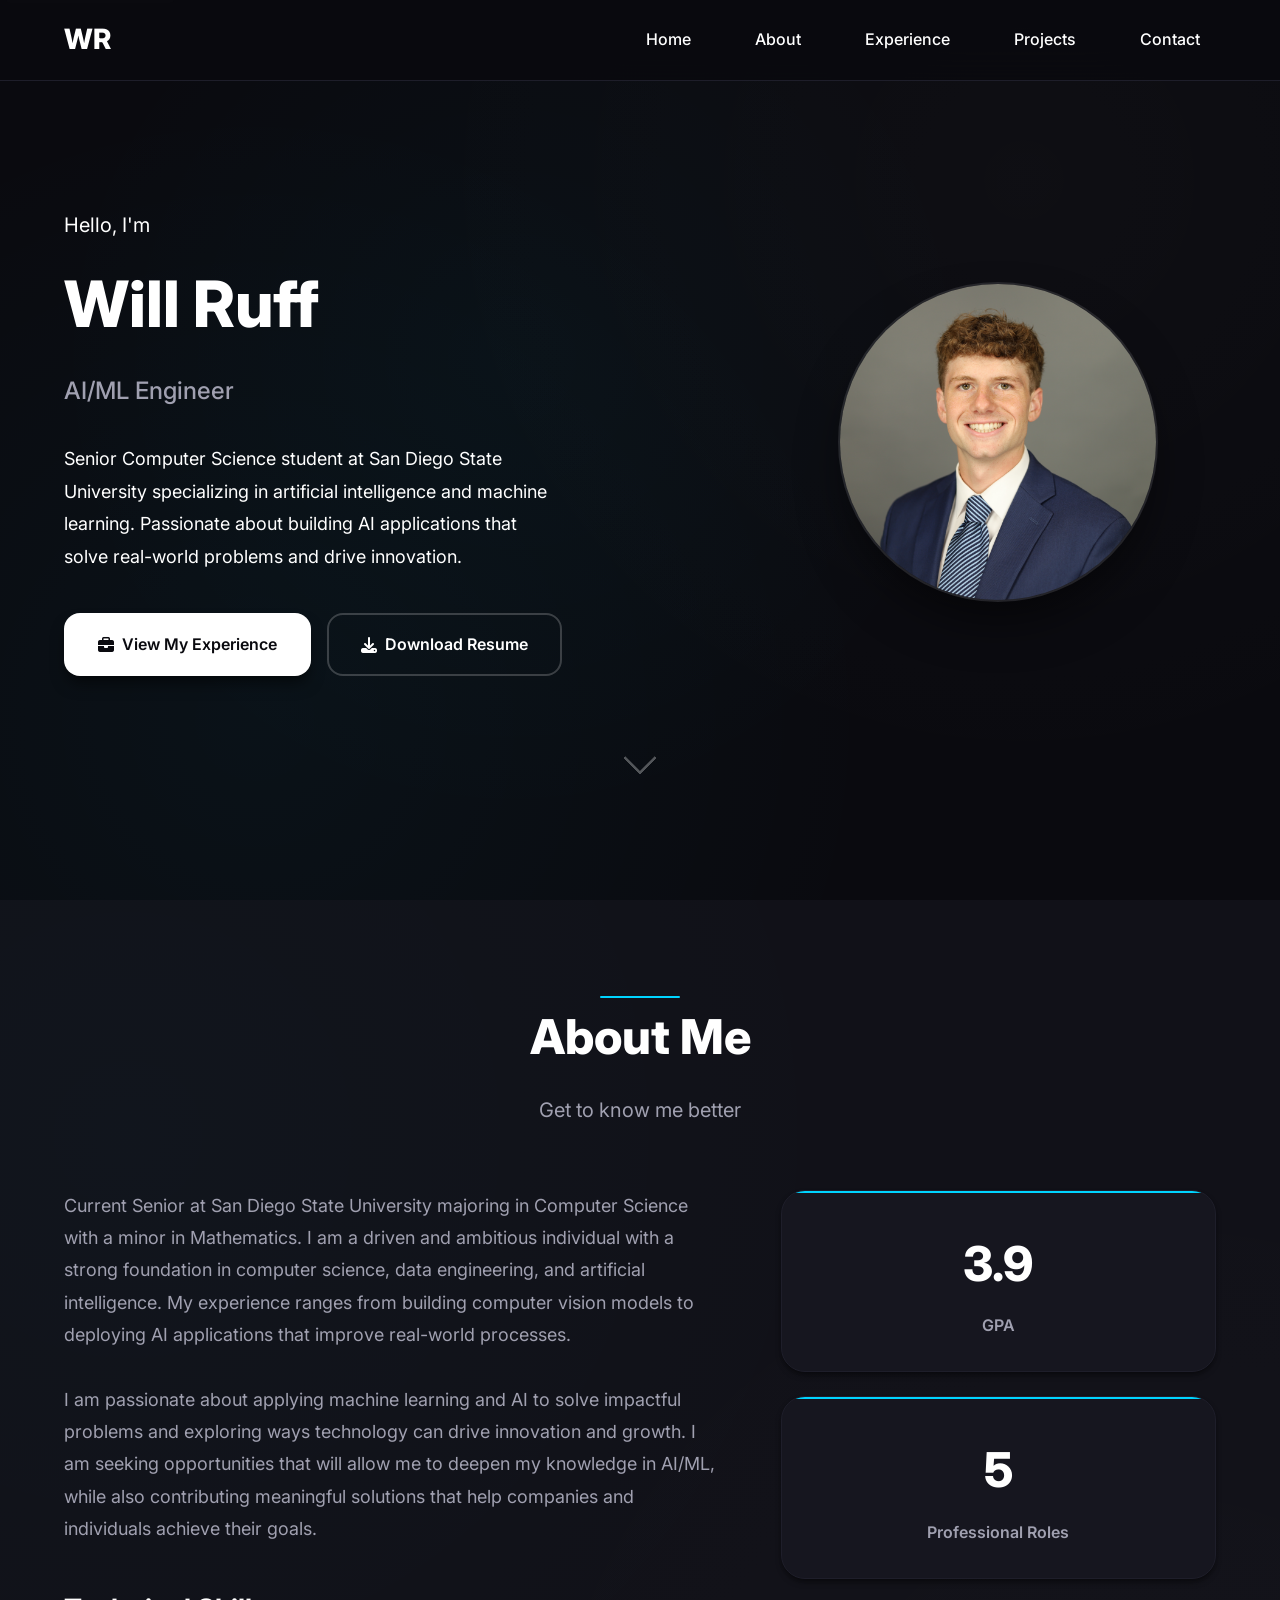
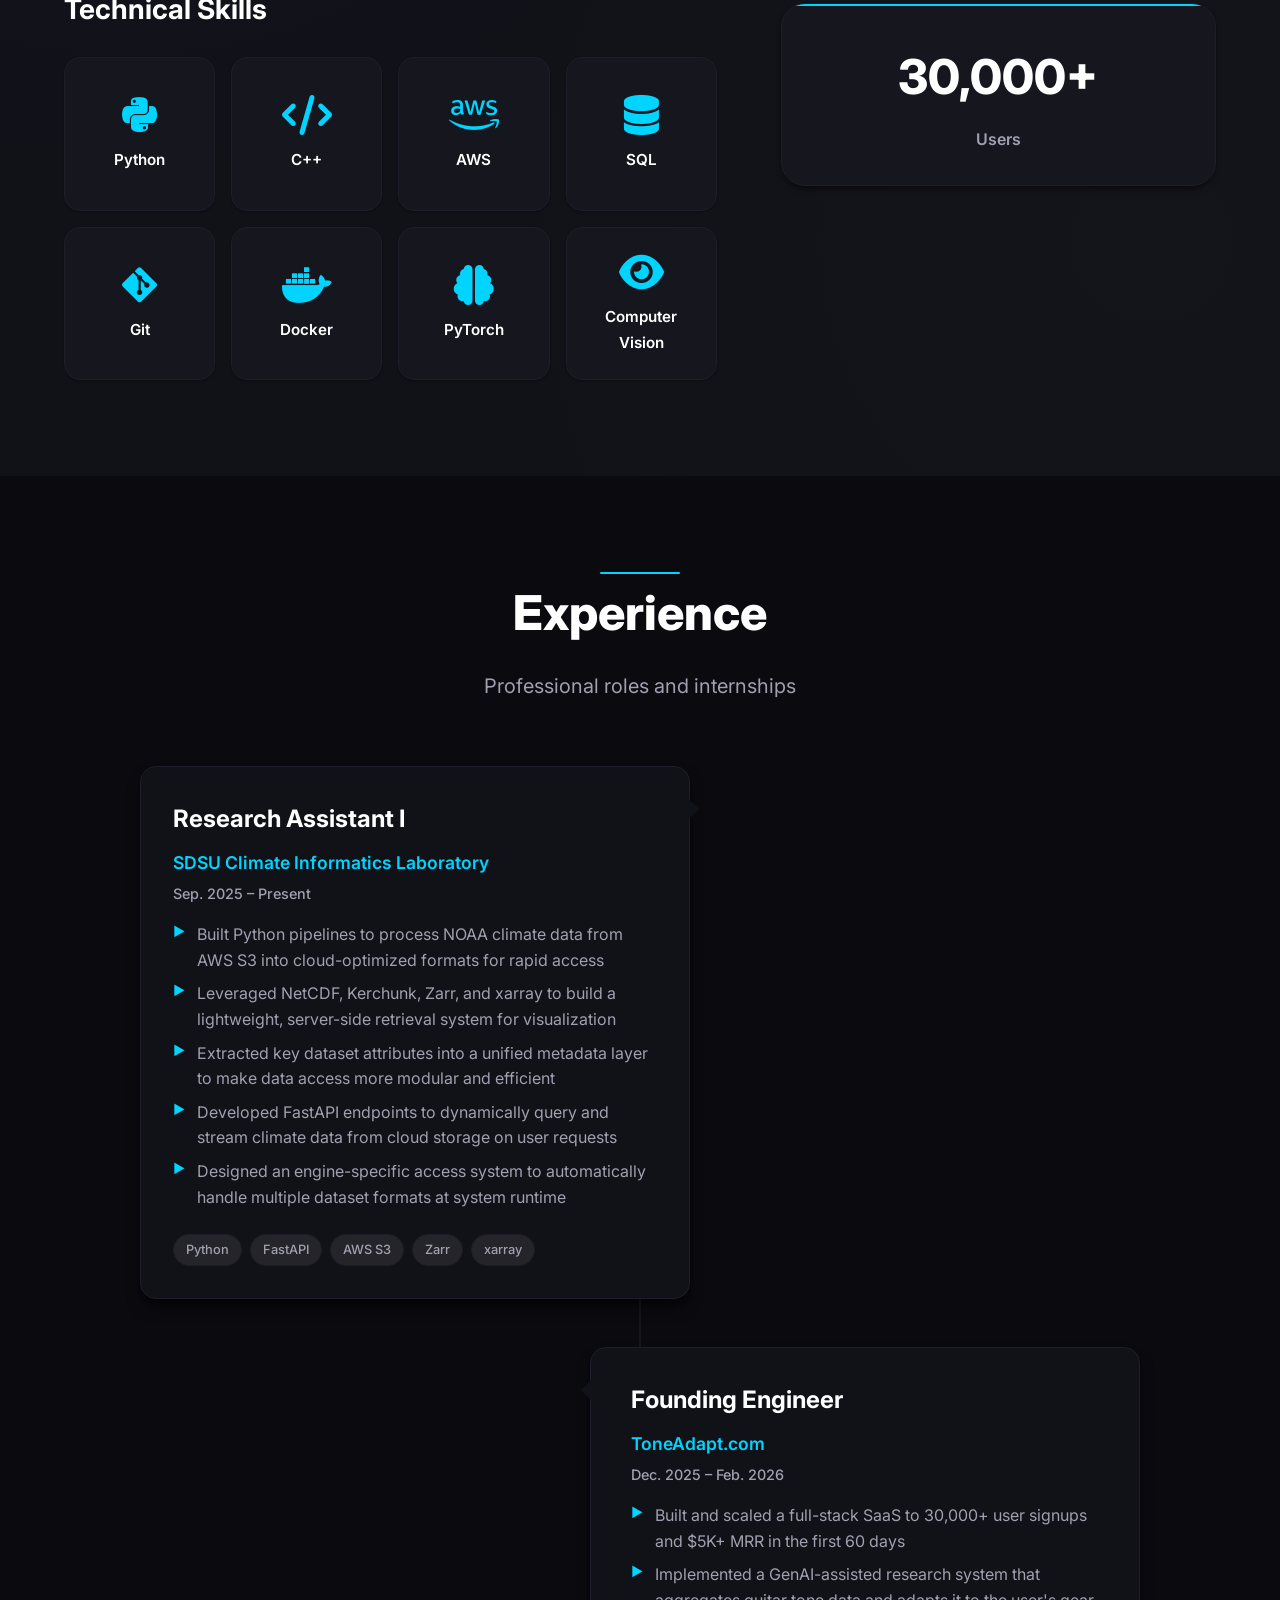
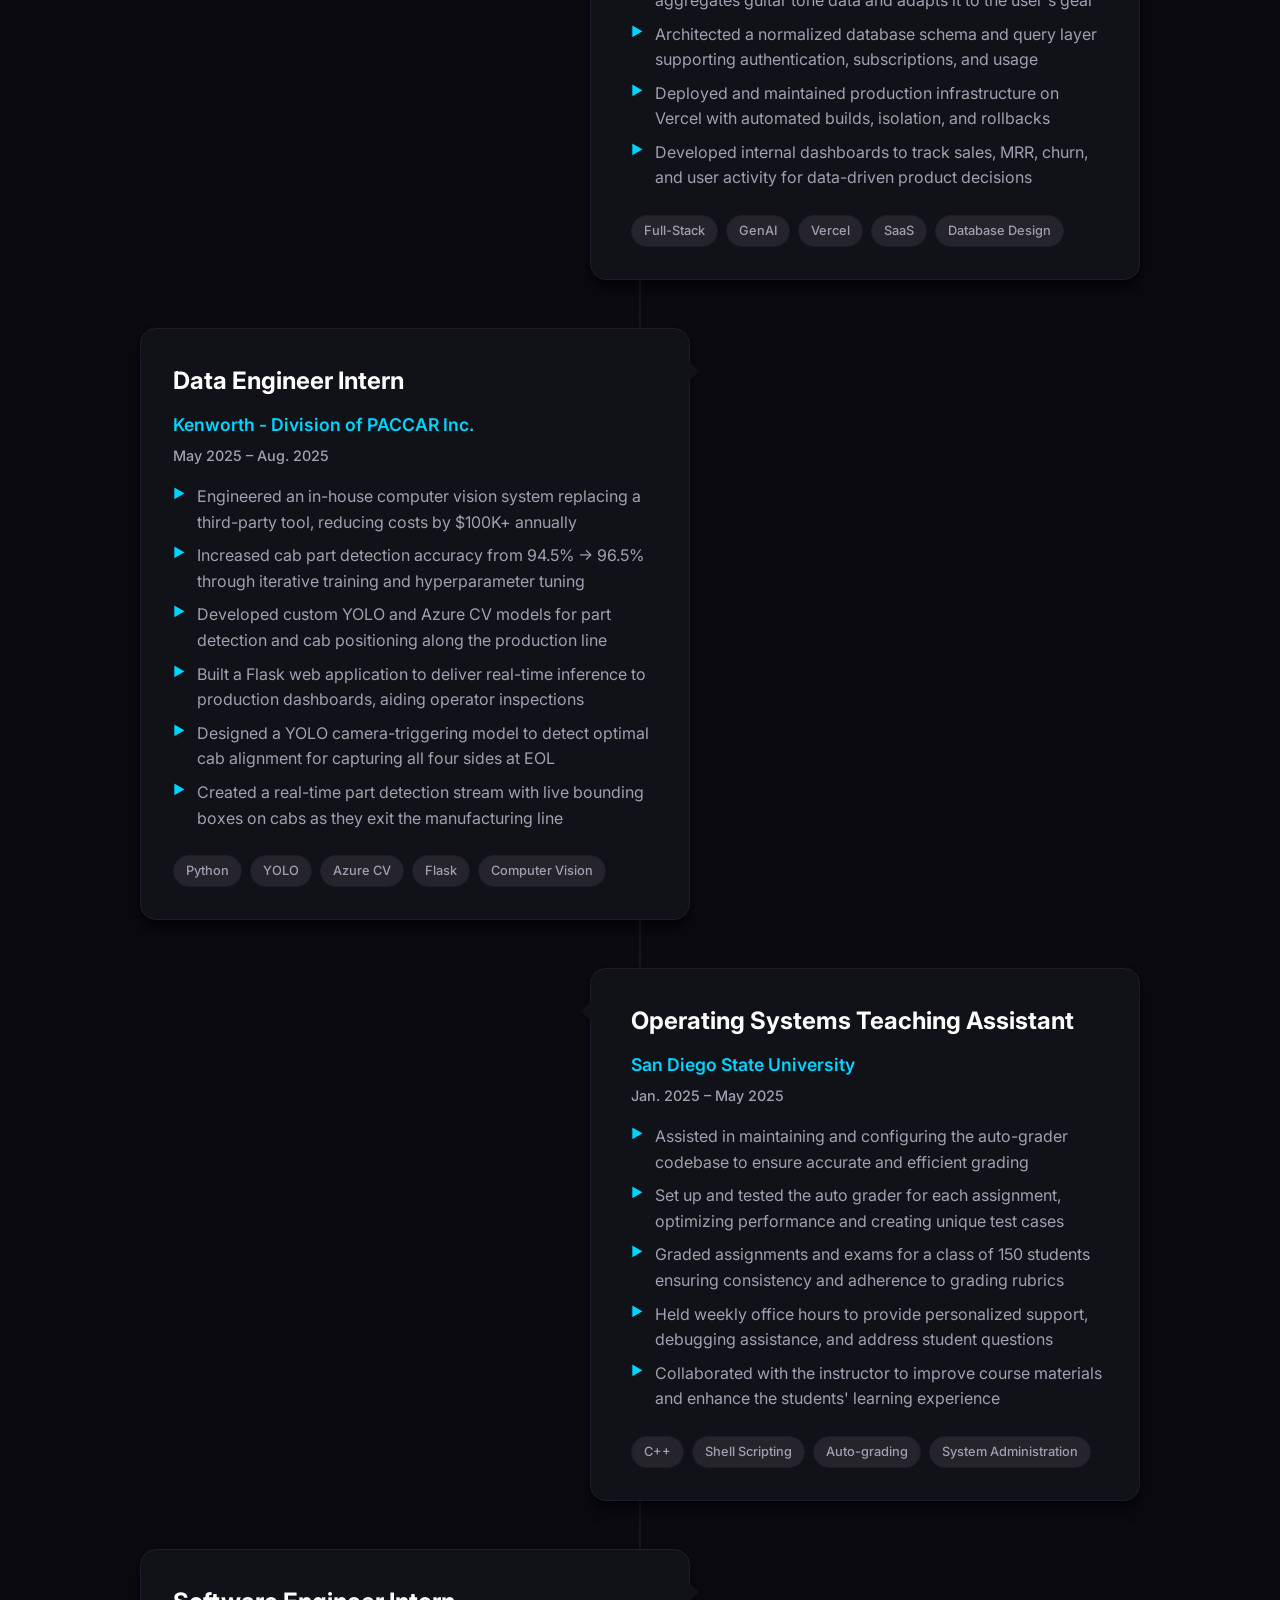
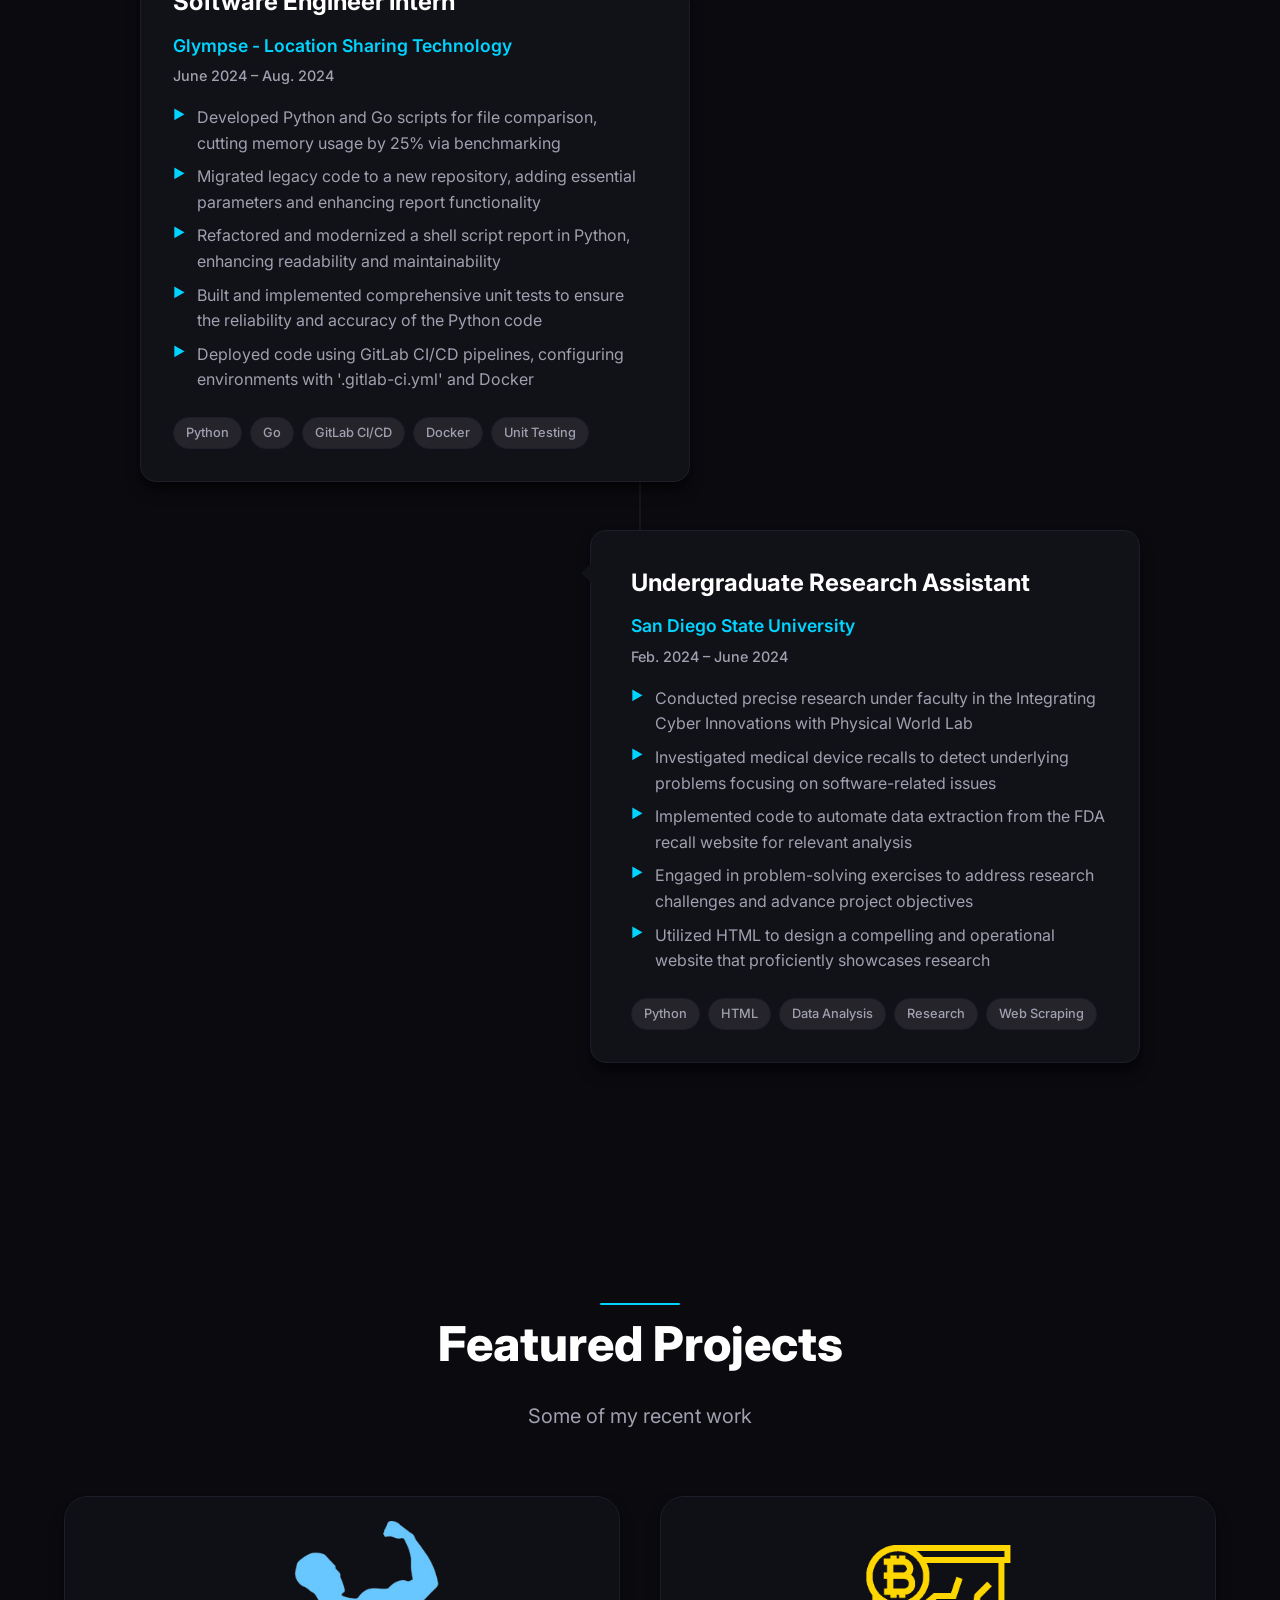
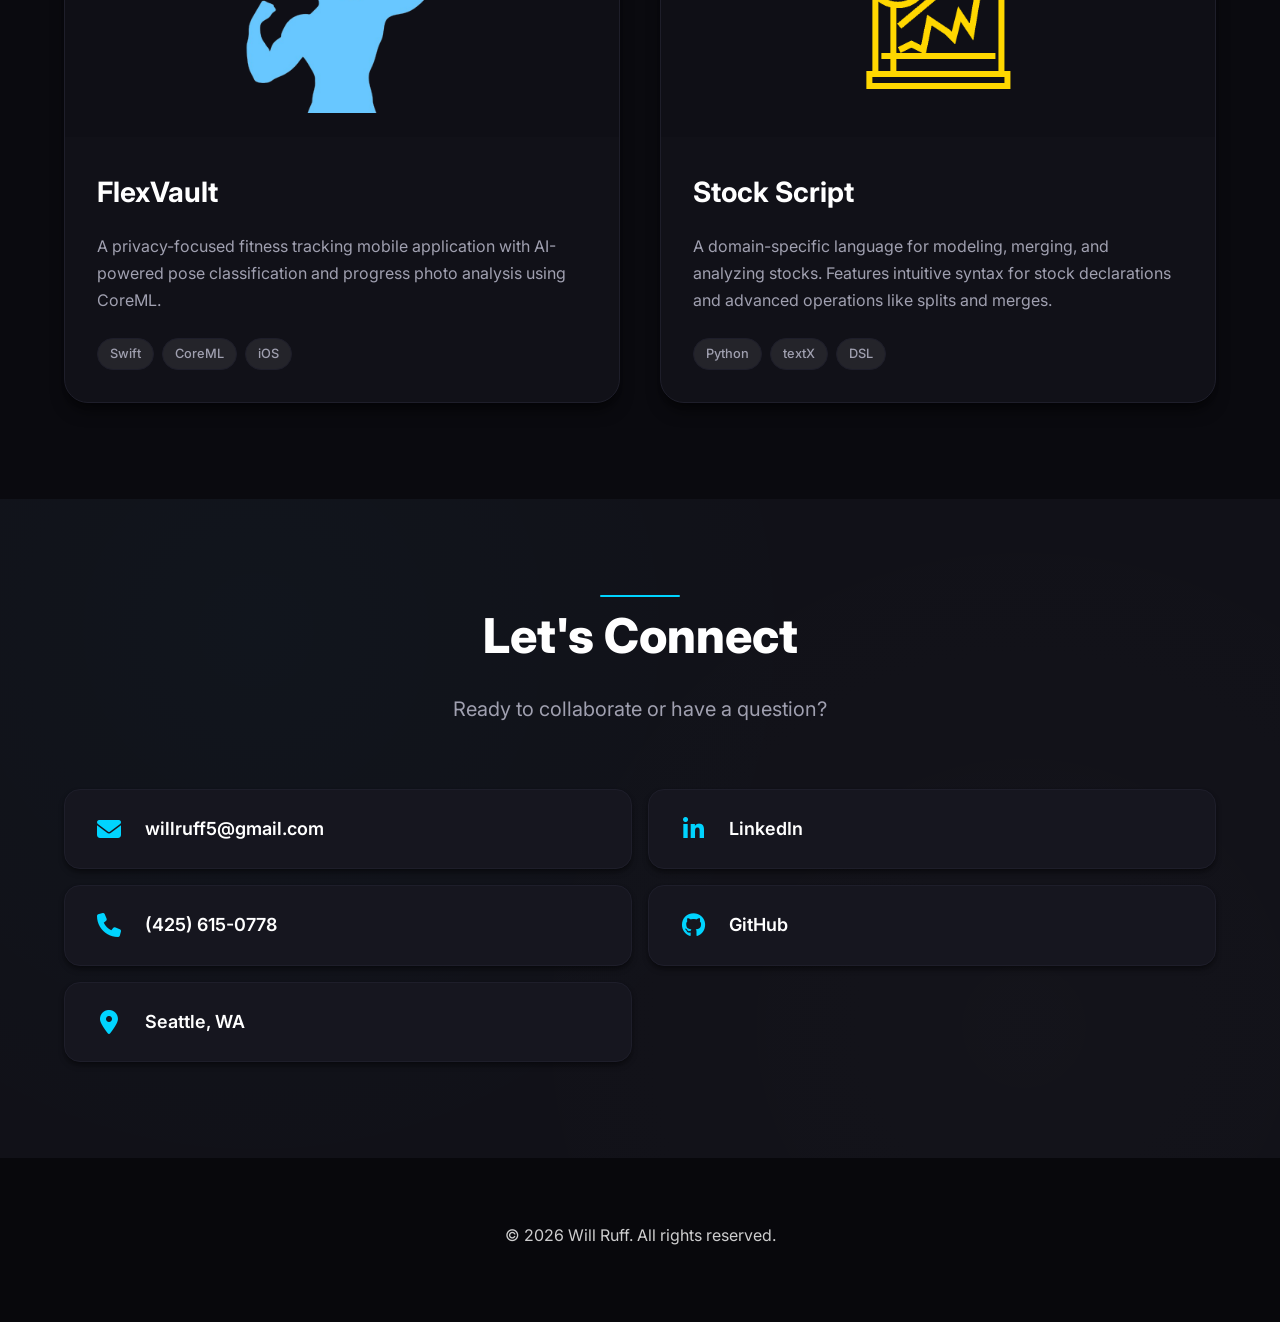
<file: index.html>
<!DOCTYPE html>
<html lang="en">
<head>
    <meta charset="UTF-8">
    <meta name="viewport" content="width=device-width, initial-scale=1.0">
    <title>Will Ruff - AI/ML Engineer</title>
    <link rel="icon" type="image/svg+xml" href="favicon.svg">
    <link rel="stylesheet" href="styles.css">
    <link rel="preconnect" href="https://fonts.googleapis.com">
    <link rel="preconnect" href="https://fonts.gstatic.com" crossorigin>
    <link href="https://fonts.googleapis.com/css2?family=Inter:wght@300;400;500;600;700;800&display=swap" rel="stylesheet">
    <link rel="stylesheet" href="https://cdnjs.cloudflare.com/ajax/libs/font-awesome/6.4.0/css/all.min.css">
</head>
<body>
    <!-- Navigation -->
    <nav class="navbar">
        <div class="nav-container">
            <div class="nav-logo">
                <span class="logo-text">WR</span>
            </div>
            <div class="nav-menu" id="nav-menu">
                <a href="#home" class="nav-link">Home</a>
                <a href="#about" class="nav-link">About</a>
                <a href="#experience" class="nav-link">Experience</a>
                <a href="projects/" class="nav-link">Projects</a>
                <a href="#contact" class="nav-link">Contact</a>
            </div>
            <div class="nav-toggle" id="nav-toggle">
                <span class="bar"></span>
                <span class="bar"></span>
                <span class="bar"></span>
            </div>
        </div>
    </nav>

    <!-- Hero Section -->
    <section id="home" class="hero">
        <div class="hero-container">
            <div class="hero-content">
                <div class="hero-text">
                    <h1 class="hero-title">
                        <span class="greeting">Hello, I'm</span>
                        <span class="name">Will Ruff</span>
                        <span class="title">AI/ML Engineer</span>
                    </h1>
                    <p class="hero-description">
                        Senior Computer Science student at San Diego State University specializing in 
                        artificial intelligence and machine learning. Passionate about building AI 
                        applications that solve real-world problems and drive innovation.
                    </p>
                    <div class="hero-buttons">
                        <a href="#experience" class="btn btn-primary">
                            <i class="fas fa-briefcase"></i>
                            View My Experience
                        </a>
                        <a href="Will_Ruff_Resume.pdf" target="_blank" class="btn btn-secondary">
                            <i class="fas fa-download"></i>
                            Download Resume
                        </a>
                    </div>
                </div>
                <div class="hero-image">
                    <div class="image-container">
                        <img src="headshot.jpg" alt="Will Ruff" class="profile-image">
                        <div class="image-overlay"></div>
                    </div>
                </div>
            </div>
            <div class="scroll-indicator">
                <div class="scroll-arrow"></div>
            </div>
        </div>
    </section>

    <!-- About Section -->
    <section id="about" class="about">
        <div class="container">
            <div class="section-header">
                <h2 class="section-title">About Me</h2>
                <p class="section-subtitle">Get to know me better</p>
            </div>
            <div class="about-content">
                <div class="about-text">
                    <p class="about-description">
                        Current Senior at San Diego State University majoring in Computer Science with a minor in Mathematics. I am a driven and ambitious individual with a strong foundation in computer science, data engineering, and artificial intelligence. My experience ranges from building computer vision models to deploying AI applications that improve real-world processes.
                    </p>
                    <p class="about-description">
                        I am passionate about applying machine learning and AI to solve impactful problems and exploring ways technology can drive innovation and growth. I am seeking opportunities that will allow me to deepen my knowledge in AI/ML, while also contributing meaningful solutions that help companies and individuals achieve their goals.
                    </p>
                    <div class="skills">
                        <h3>Technical Skills</h3>
                        <div class="skills-grid">
                            <div class="skill-item">
                                <i class="fab fa-python"></i>
                                <span>Python</span>
                            </div>
                            <div class="skill-item">
                                <i class="fas fa-code"></i>
                                <span>C++</span>
                            </div>
                            <div class="skill-item">
                                <i class="fab fa-aws"></i>
                                <span>AWS</span>
                            </div>
                            <div class="skill-item">
                                <i class="fas fa-database"></i>
                                <span>SQL</span>
                            </div>
                            <div class="skill-item">
                                <i class="fab fa-git-alt"></i>
                                <span>Git</span>
                            </div>
                            <div class="skill-item">
                                <i class="fab fa-docker"></i>
                                <span>Docker</span>
                            </div>
                            <div class="skill-item">
                                <i class="fas fa-brain"></i>
                                <span>PyTorch</span>
                            </div>
                            <div class="skill-item">
                                <i class="fas fa-eye"></i>
                                <span>Computer Vision</span>
                            </div>
                        </div>
                    </div>
                </div>
                <div class="about-stats">
                    <div class="stat-item">
                        <div class="stat-number">3.9</div>
                        <div class="stat-label">GPA</div>
                    </div>
                    <div class="stat-item">
                        <div class="stat-number">5</div>
                        <div class="stat-label">Professional Roles</div>
                    </div>
                    <div class="stat-item">
                        <div class="stat-number">30,000+</div>
                        <div class="stat-label">Users</div>
                    </div>
                </div>
            </div>
        </div>
    </section>

    <!-- Experience Section -->
    <section id="experience" class="experience">
        <div class="container">
            <div class="section-header">
                <h2 class="section-title">Experience</h2>
                <p class="section-subtitle">Professional roles and internships</p>
            </div>
            <div class="experience-timeline">
                <div class="experience-item">
                    <div class="experience-content">
                        <div class="experience-header">
                            <h3 class="experience-title">Research Assistant I</h3>
                            <span class="experience-company">SDSU Climate Informatics Laboratory</span>
                            <span class="experience-date">Sep. 2025 – Present</span>
                            <button class="experience-toggle">
                                <span class="toggle-text">View Details</span>
                                <i class="toggle-icon">▼</i>
                            </button>
                        </div>
                        <ul class="experience-description">
                            <li>Built Python pipelines to process NOAA climate data from AWS S3 into cloud-optimized formats for rapid access</li>
                            <li>Leveraged NetCDF, Kerchunk, Zarr, and xarray to build a lightweight, server-side retrieval system for visualization</li>
                            <li>Extracted key dataset attributes into a unified metadata layer to make data access more modular and efficient</li>
                            <li>Developed FastAPI endpoints to dynamically query and stream climate data from cloud storage on user requests</li>
                            <li>Designed an engine-specific access system to automatically handle multiple dataset formats at system runtime</li>
                        </ul>
                        <div class="experience-tech">
                            <span class="tech-tag">Python</span>
                            <span class="tech-tag">FastAPI</span>
                            <span class="tech-tag">AWS S3</span>
                            <span class="tech-tag">Zarr</span>
                            <span class="tech-tag">xarray</span>
                        </div>
                    </div>
                </div>

                <div class="experience-item">
                    <div class="experience-content">
                        <div class="experience-header">
                            <h3 class="experience-title">Founding Engineer</h3>
                            <span class="experience-company">ToneAdapt.com</span>
                            <span class="experience-date">Dec. 2025 – Feb. 2026</span>
                            <button class="experience-toggle">
                                <span class="toggle-text">View Details</span>
                                <i class="toggle-icon">▼</i>
                            </button>
                        </div>
                        <ul class="experience-description">
                            <li>Built and scaled a full-stack SaaS to 30,000+ user signups and $5K+ MRR in the first 60 days</li>
                            <li>Implemented a GenAI-assisted research system that aggregates guitar tone data and adapts it to the user's gear</li>
                            <li>Architected a normalized database schema and query layer supporting authentication, subscriptions, and usage</li>
                            <li>Deployed and maintained production infrastructure on Vercel with automated builds, isolation, and rollbacks</li>
                            <li>Developed internal dashboards to track sales, MRR, churn, and user activity for data-driven product decisions</li>
                        </ul>
                        <div class="experience-tech">
                            <span class="tech-tag">Full-Stack</span>
                            <span class="tech-tag">GenAI</span>
                            <span class="tech-tag">Vercel</span>
                            <span class="tech-tag">SaaS</span>
                            <span class="tech-tag">Database Design</span>
                        </div>
                    </div>
                </div>

                <div class="experience-item">
                    <div class="experience-content">
                        <div class="experience-header">
                            <h3 class="experience-title">Data Engineer Intern</h3>
                            <span class="experience-company">Kenworth - Division of PACCAR Inc.</span>
                            <span class="experience-date">May 2025 – Aug. 2025</span>
                            <button class="experience-toggle">
                                <span class="toggle-text">View Details</span>
                                <i class="toggle-icon">▼</i>
                            </button>
                        </div>
                        <ul class="experience-description">
                            <li>Engineered an in-house computer vision system replacing a third-party tool, reducing costs by $100K+ annually</li>
                            <li>Increased cab part detection accuracy from 94.5% → 96.5% through iterative training and hyperparameter tuning</li>
                            <li>Developed custom YOLO and Azure CV models for part detection and cab positioning along the production line</li>
                            <li>Built a Flask web application to deliver real-time inference to production dashboards, aiding operator inspections</li>
                            <li>Designed a YOLO camera-triggering model to detect optimal cab alignment for capturing all four sides at EOL</li>
                            <li>Created a real-time part detection stream with live bounding boxes on cabs as they exit the manufacturing line</li>
                        </ul>
                        <div class="experience-tech">
                            <span class="tech-tag">Python</span>
                            <span class="tech-tag">YOLO</span>
                            <span class="tech-tag">Azure CV</span>
                            <span class="tech-tag">Flask</span>
                            <span class="tech-tag">Computer Vision</span>
                        </div>
                    </div>
                </div>
                
                <div class="experience-item">
                    <div class="experience-content">
                        <div class="experience-header">
                            <h3 class="experience-title">Operating Systems Teaching Assistant</h3>
                            <span class="experience-company">San Diego State University</span>
                            <span class="experience-date">Jan. 2025 – May 2025</span>
                            <button class="experience-toggle">
                                <span class="toggle-text">View Details</span>
                                <i class="toggle-icon">▼</i>
                            </button>
                        </div>
                        <ul class="experience-description">
                            <li>Assisted in maintaining and configuring the auto-grader codebase to ensure accurate and efficient grading</li>
                            <li>Set up and tested the auto grader for each assignment, optimizing performance and creating unique test cases</li>
                            <li>Graded assignments and exams for a class of 150 students ensuring consistency and adherence to grading rubrics</li>
                            <li>Held weekly office hours to provide personalized support, debugging assistance, and address student questions</li>
                            <li>Collaborated with the instructor to improve course materials and enhance the students' learning experience</li>
                        </ul>
                        <div class="experience-tech">
                            <span class="tech-tag">C++</span>
                            <span class="tech-tag">Shell Scripting</span>
                            <span class="tech-tag">Auto-grading</span>
                            <span class="tech-tag">System Administration</span>
                        </div>
                    </div>
                </div>
                
                <div class="experience-item">
                    <div class="experience-content">
                        <div class="experience-header">
                            <h3 class="experience-title">Software Engineer Intern</h3>
                            <span class="experience-company">Glympse - Location Sharing Technology</span>
                            <span class="experience-date">June 2024 – Aug. 2024</span>
                            <button class="experience-toggle">
                                <span class="toggle-text">View Details</span>
                                <i class="toggle-icon">▼</i>
                            </button>
                        </div>
                        <ul class="experience-description">
                            <li>Developed Python and Go scripts for file comparison, cutting memory usage by 25% via benchmarking</li>
                            <li>Migrated legacy code to a new repository, adding essential parameters and enhancing report functionality</li>
                            <li>Refactored and modernized a shell script report in Python, enhancing readability and maintainability</li>
                            <li>Built and implemented comprehensive unit tests to ensure the reliability and accuracy of the Python code</li>
                            <li>Deployed code using GitLab CI/CD pipelines, configuring environments with '.gitlab-ci.yml' and Docker</li>
                        </ul>
                        <div class="experience-tech">
                            <span class="tech-tag">Python</span>
                            <span class="tech-tag">Go</span>
                            <span class="tech-tag">GitLab CI/CD</span>
                            <span class="tech-tag">Docker</span>
                            <span class="tech-tag">Unit Testing</span>
                        </div>
                    </div>
                </div>
                
                <div class="experience-item">
                    <div class="experience-content">
                        <div class="experience-header">
                            <h3 class="experience-title">Undergraduate Research Assistant</h3>
                            <span class="experience-company">San Diego State University</span>
                            <span class="experience-date">Feb. 2024 – June 2024</span>
                            <button class="experience-toggle">
                                <span class="toggle-text">View Details</span>
                                <i class="toggle-icon">▼</i>
                            </button>
                        </div>
                        <ul class="experience-description">
                            <li>Conducted precise research under faculty in the Integrating Cyber Innovations with Physical World Lab</li>
                            <li>Investigated medical device recalls to detect underlying problems focusing on software-related issues</li>
                            <li>Implemented code to automate data extraction from the FDA recall website for relevant analysis</li>
                            <li>Engaged in problem-solving exercises to address research challenges and advance project objectives</li>
                            <li>Utilized HTML to design a compelling and operational website that proficiently showcases research</li>
                        </ul>
                        <div class="experience-tech">
                            <span class="tech-tag">Python</span>
                            <span class="tech-tag">HTML</span>
                            <span class="tech-tag">Data Analysis</span>
                            <span class="tech-tag">Research</span>
                            <span class="tech-tag">Web Scraping</span>
                        </div>
                    </div>
                </div>
            </div>
        </div>
    </section>

    <!-- Projects Section -->
    <section id="projects" class="projects">
        <div class="container">
            <div class="section-header">
                <h2 class="section-title">Featured Projects</h2>
                <p class="section-subtitle">Some of my recent work</p>
            </div>
            <div class="projects-grid">
                <a href="projects/#flexvault" class="project-card project-card-link">
                    <div class="project-image">
                        <img src="Untitled_design__9_-removebg-preview.png" alt="FlexVault App Design" class="project-img">
                    </div>
                    <div class="project-content">
                        <h3 class="project-title">FlexVault</h3>
                        <p class="project-description">
                            A privacy-focused fitness tracking mobile application with AI-powered 
                            pose classification and progress photo analysis using CoreML.
                        </p>
                        <div class="project-tech">
                            <span class="tech-tag">Swift</span>
                            <span class="tech-tag">CoreML</span>
                            <span class="tech-tag">iOS</span>
                        </div>
                    </div>
                </a>
                <a href="projects/#stockscript" class="project-card project-card-link">
                    <div class="project-image">
                        <img src="chart.png" alt="StockScript Chart" class="project-img">
                    </div>
                    <div class="project-content">
                        <h3 class="project-title">Stock Script</h3>
                        <p class="project-description">
                            A domain-specific language for modeling, merging, and analyzing stocks. 
                            Features intuitive syntax for stock declarations and advanced operations 
                            like splits and merges.
                        </p>
                        <div class="project-tech">
                            <span class="tech-tag">Python</span>
                            <span class="tech-tag">textX</span>
                            <span class="tech-tag">DSL</span>
                        </div>
                    </div>
                </a>
            </div>
        </div>
    </section>

    <!-- Contact Section -->
    <section id="contact" class="contact">
        <div class="container">
            <div class="section-header">
                <h2 class="section-title">Let's Connect</h2>
                <p class="section-subtitle">Ready to collaborate or have a question?</p>
            </div>
            <div class="contact-grid">
                <a href="mailto:willruff5@gmail.com" class="contact-link">
                    <i class="fas fa-envelope"></i>
                    <span>willruff5@gmail.com</span>
                </a>
                <a href="https://www.linkedin.com/in/willhruff" target="_blank" class="contact-link">
                    <i class="fab fa-linkedin-in"></i>
                    <span>LinkedIn</span>
                </a>
                <a href="tel:4256150778" class="contact-link">
                    <i class="fas fa-phone"></i>
                    <span>(425) 615-0778</span>
                </a>
                <a href="https://github.com/willruff" target="_blank" class="contact-link">
                    <i class="fab fa-github"></i>
                    <span>GitHub</span>
                </a>
                <div class="contact-link">
                    <i class="fas fa-map-marker-alt"></i>
                    <span>Seattle, WA</span>
                </div>
                <a href="Will_Ruff_Resume.pdf" target="_blank" class="contact-link">
                    <i class="fas fa-file-pdf"></i>
                    <span>Resume</span>
                </a>
            </div>
        </div>
    </section>

    <!-- Footer -->
    <footer class="footer">
        <div class="container">
            <div class="footer-content">
                <p>&copy; 2026 Will Ruff. All rights reserved.</p>
            </div>
        </div>
    </footer>

    <script src="script.js"></script>
</body>
</html>
</file>
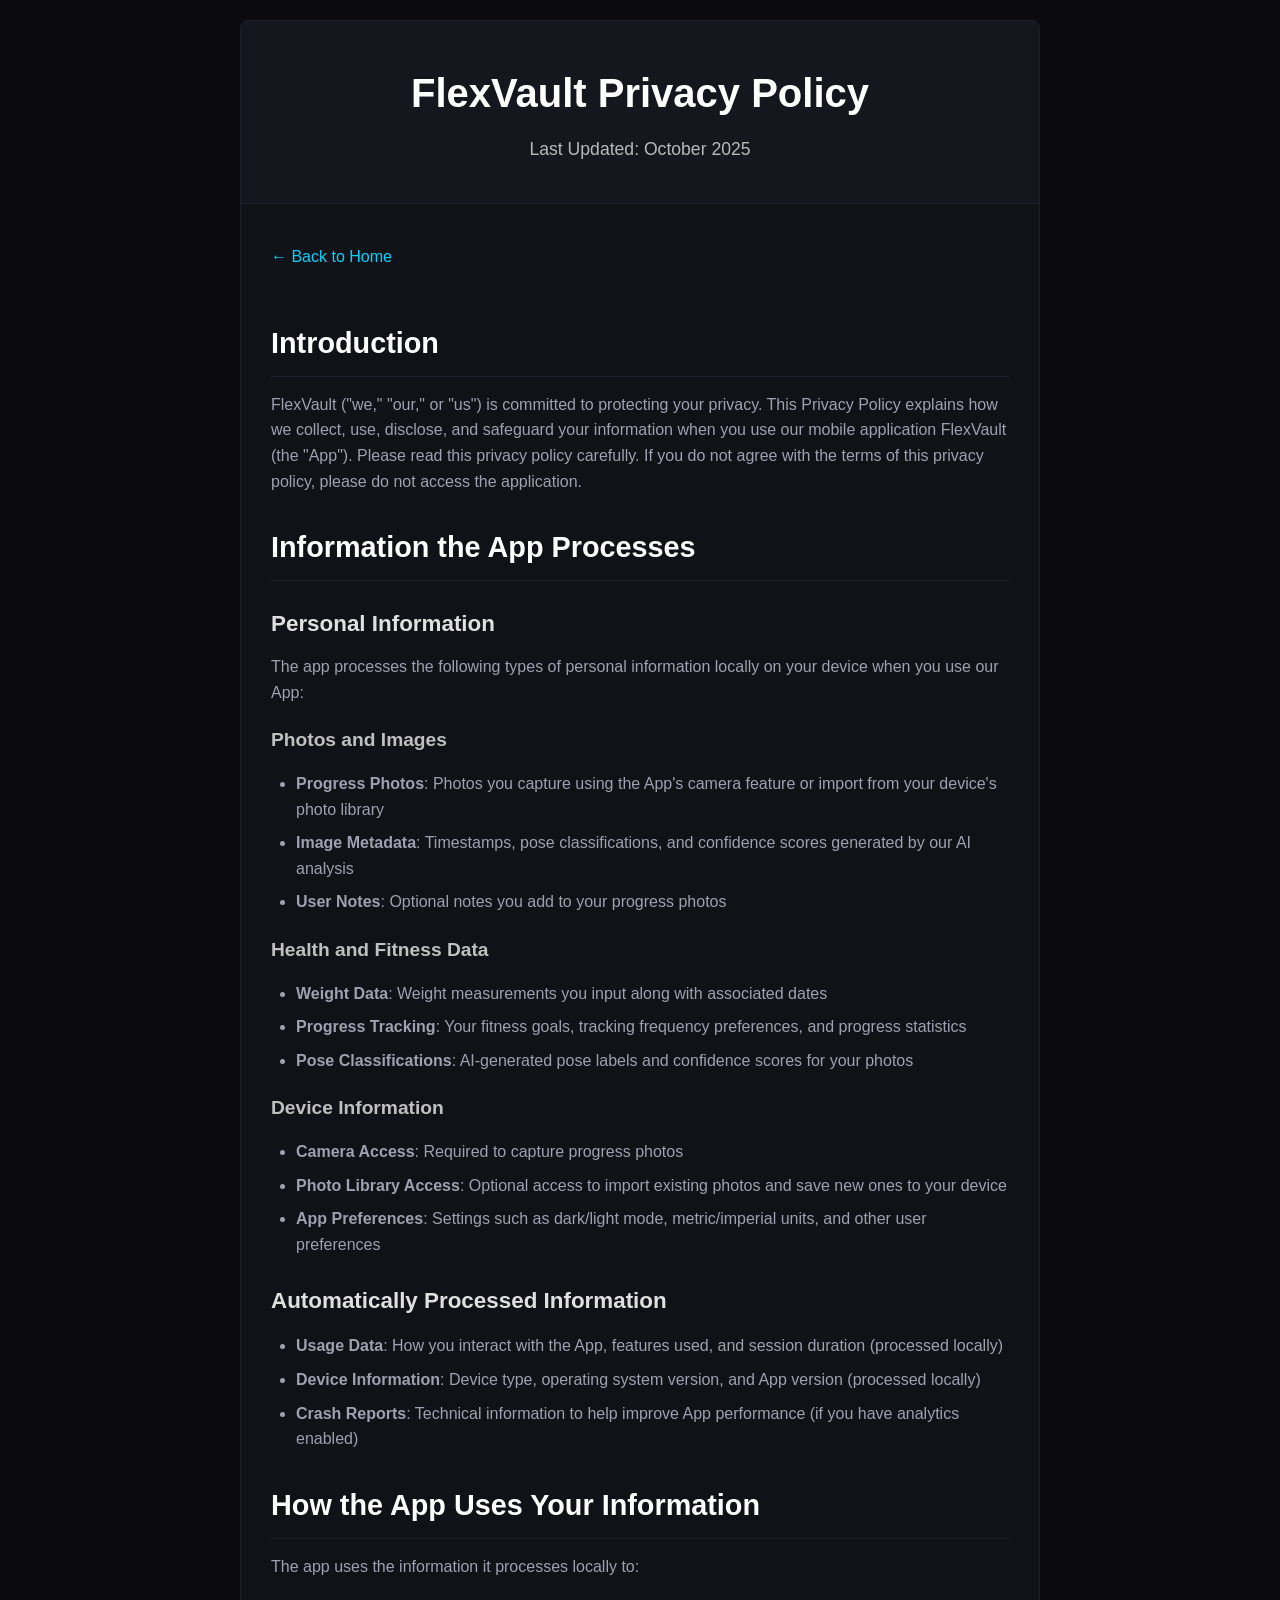
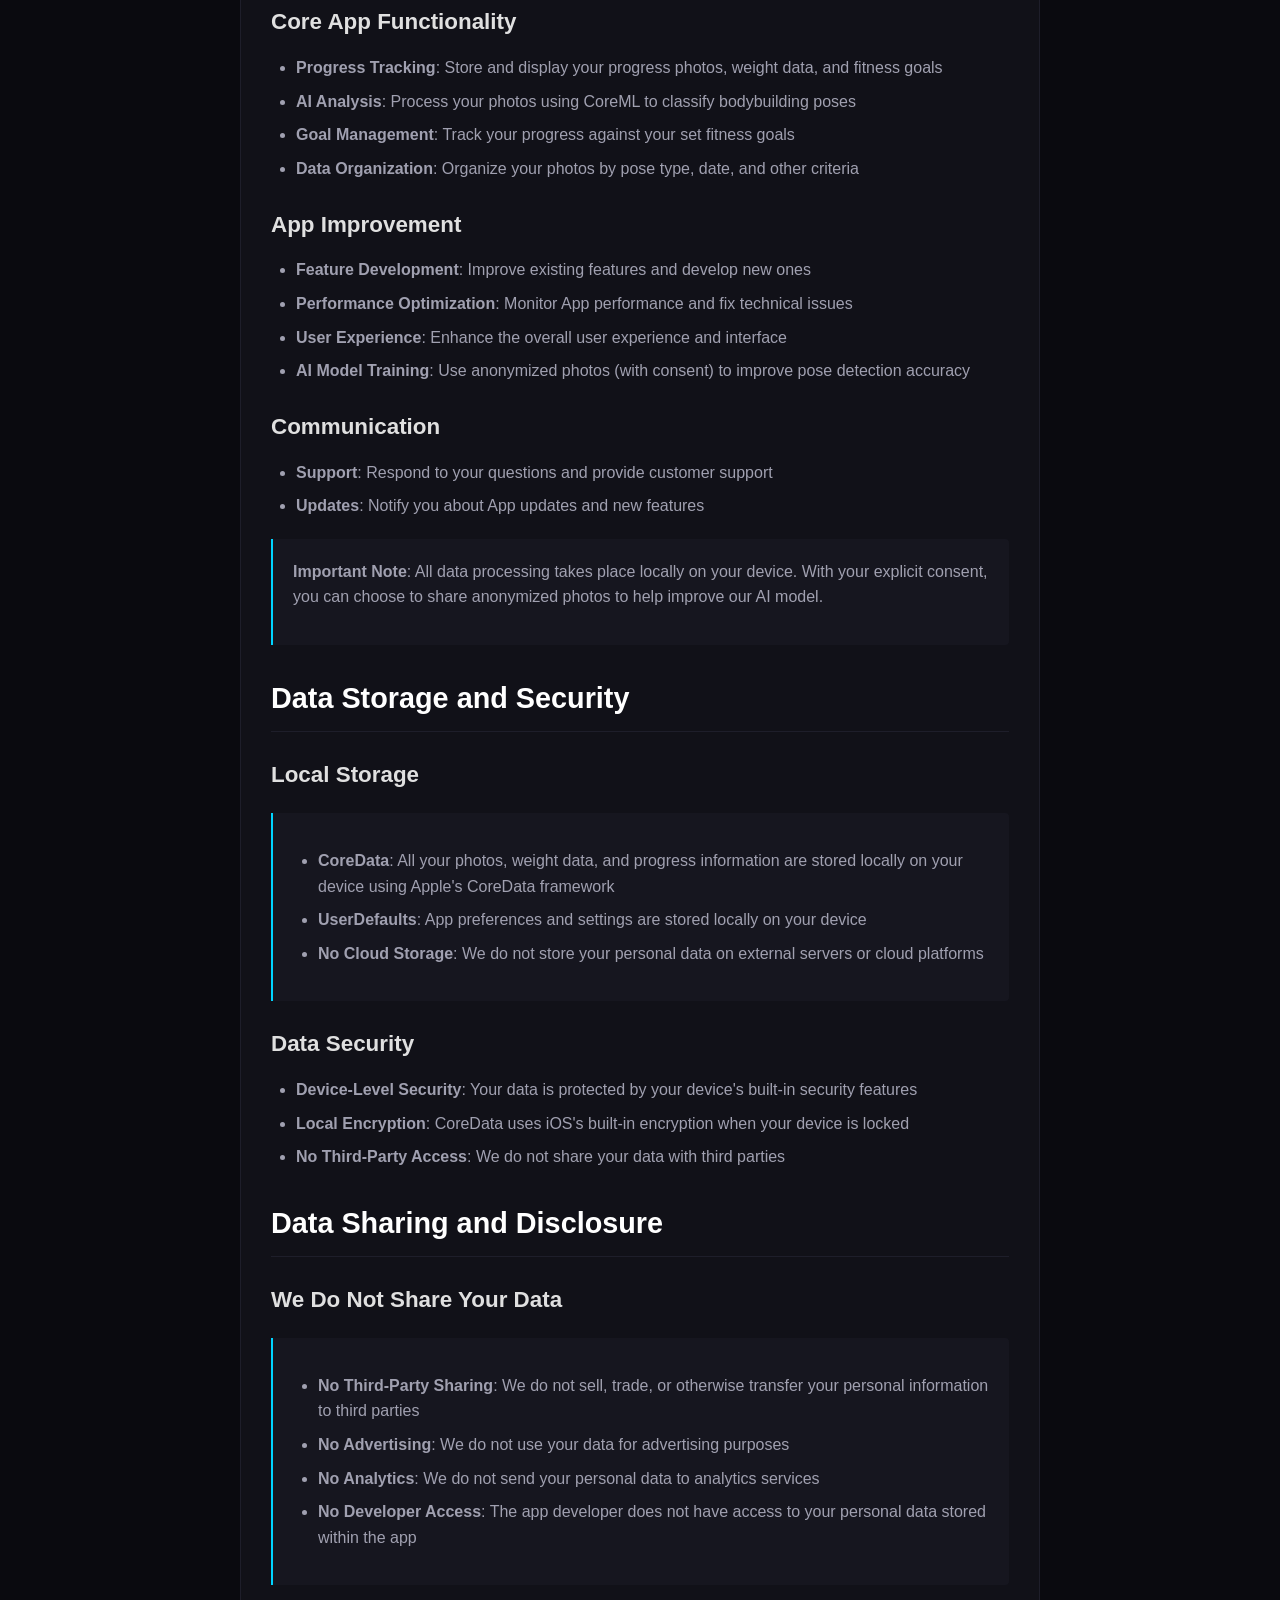
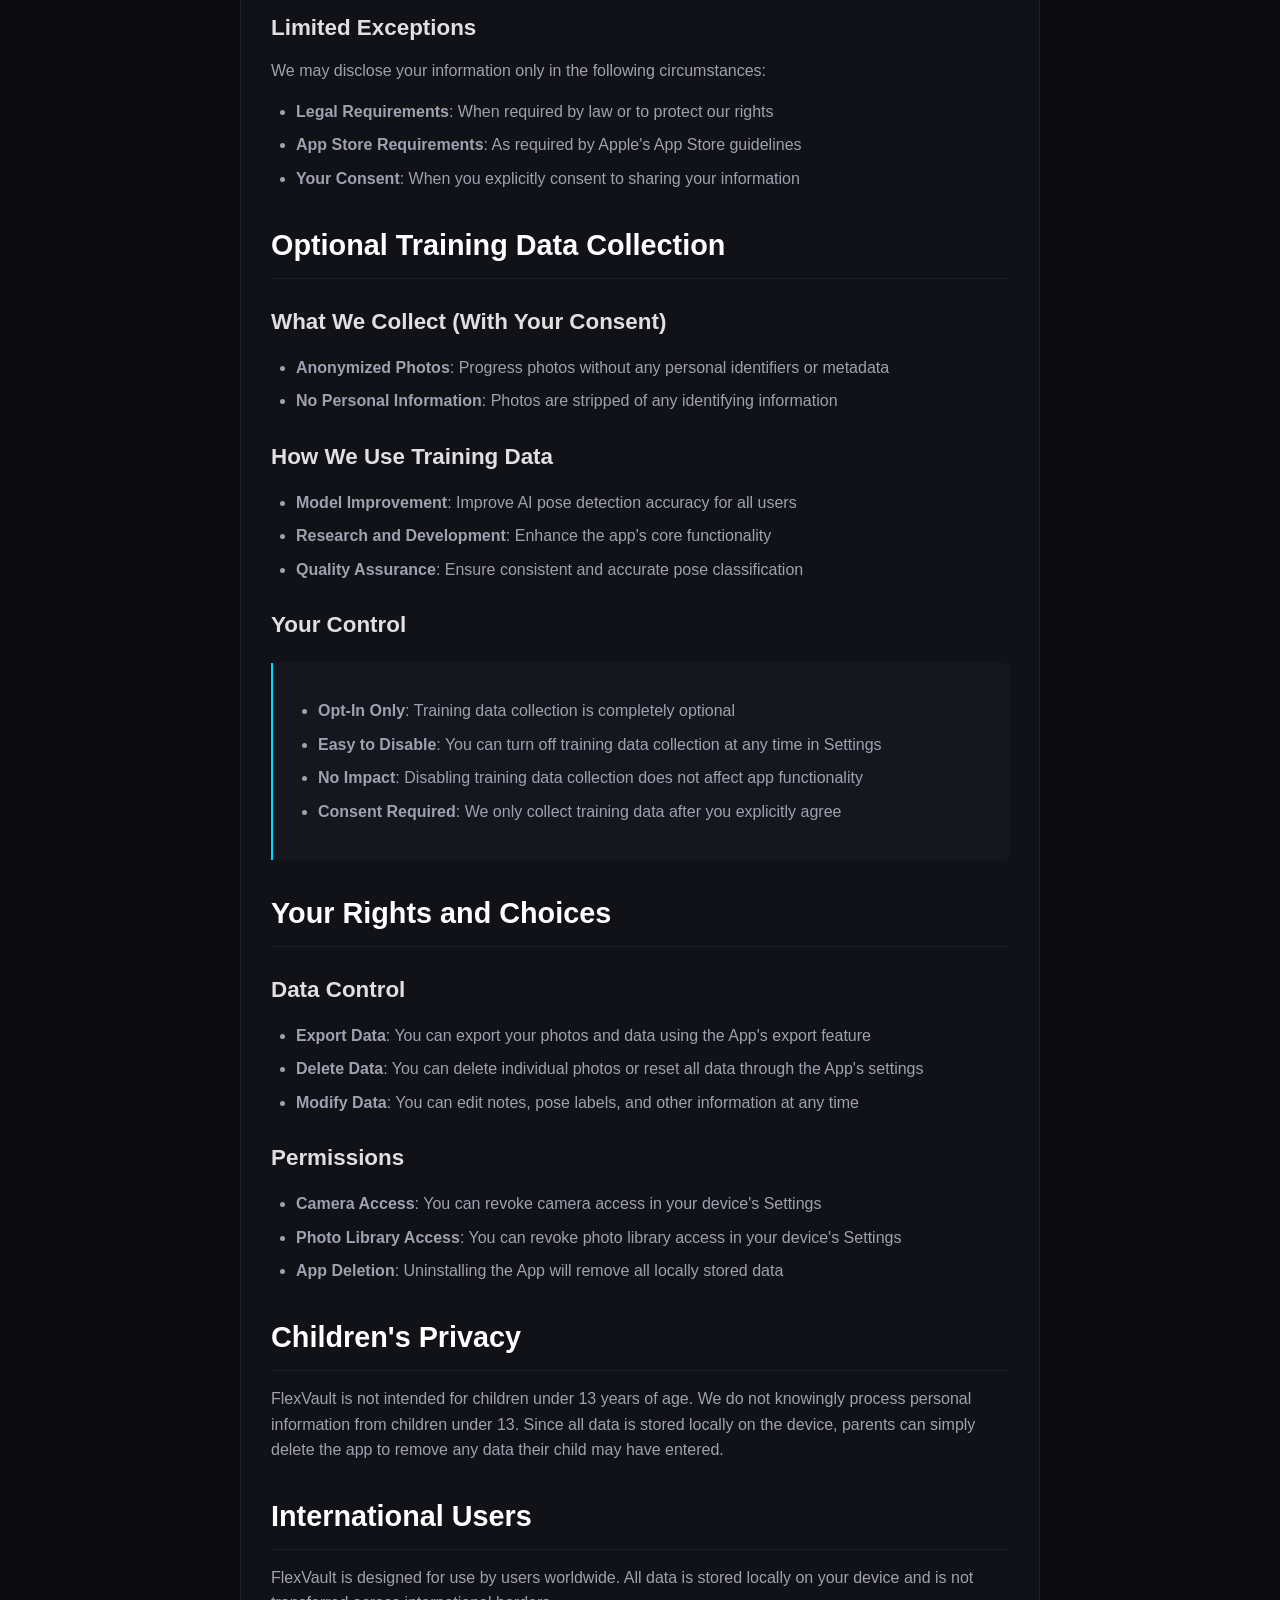
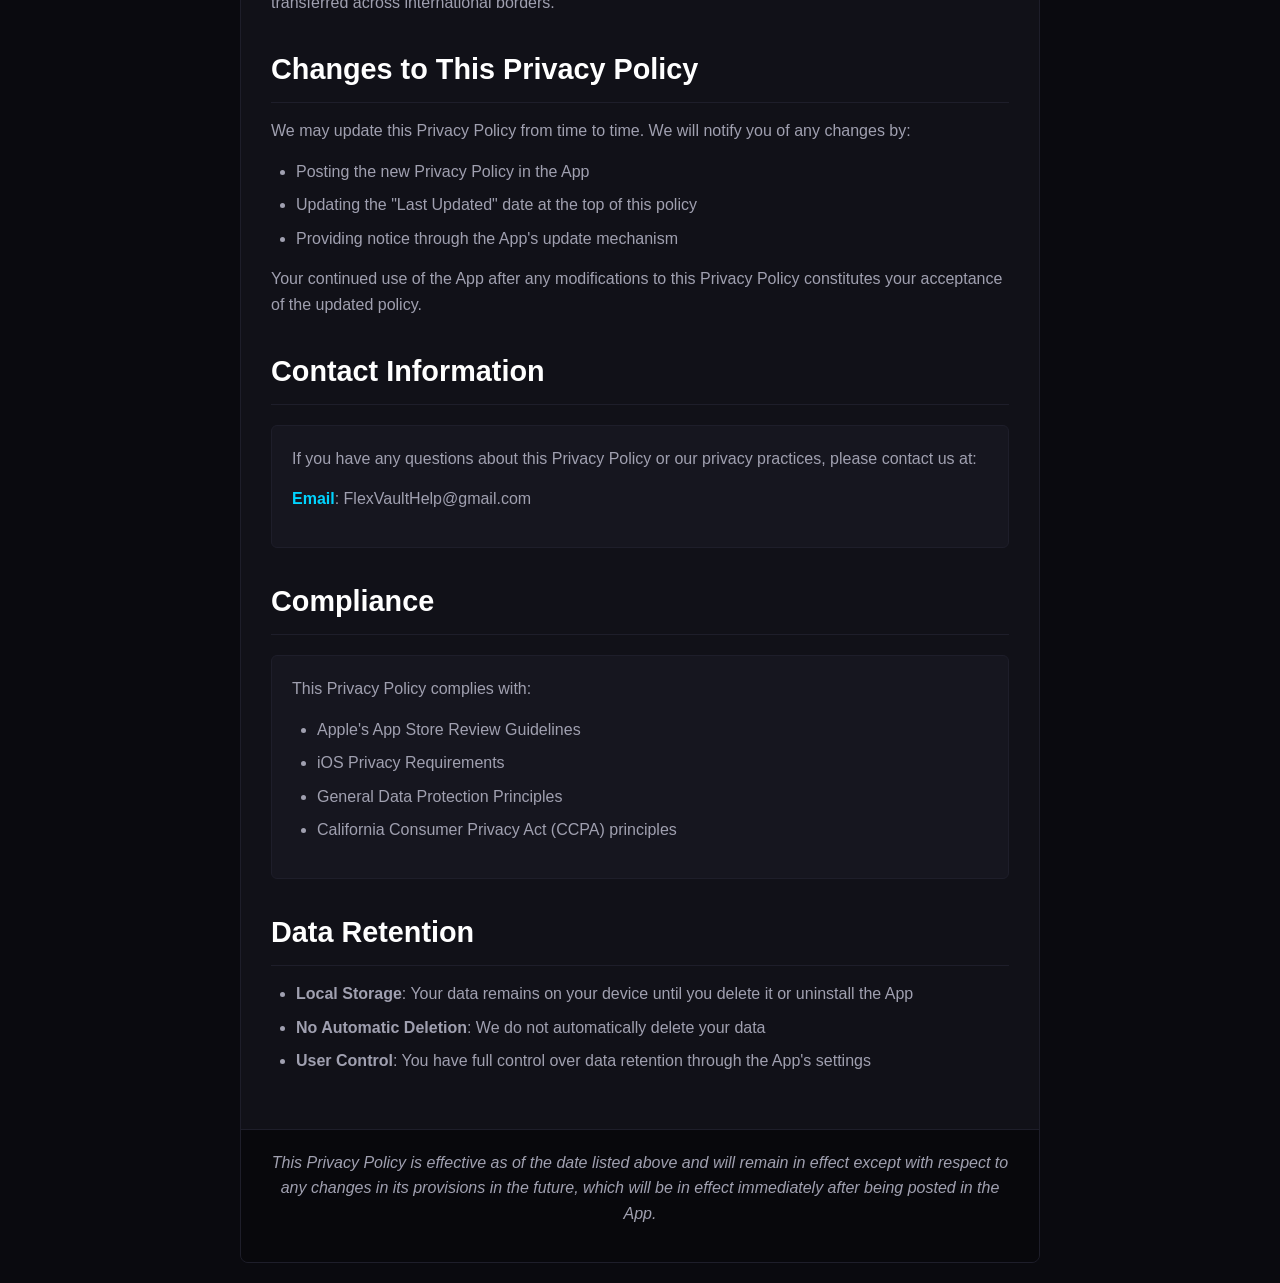
<file: FlexVaultPrivacy/index.html>
<!DOCTYPE html>
<html lang="en">
<head>
    <meta charset="UTF-8">
    <meta name="viewport" content="width=device-width, initial-scale=1.0">
    <title>FlexVault Privacy Policy</title>
    <link rel="icon" type="image/svg+xml" href="../favicon.svg">
    <style>
        * {
            margin: 0;
            padding: 0;
            box-sizing: border-box;
        }

        body {
            font-family: -apple-system, BlinkMacSystemFont, 'Segoe UI', Roboto, Oxygen, Ubuntu, Cantarell, sans-serif;
            line-height: 1.6;
            color: #a0a0b0;
            background-color: #0a0a0f;
            padding: 20px;
        }

        .container {
            max-width: 800px;
            margin: 0 auto;
            background: #111118;
            border-radius: 8px;
            border: 1px solid #1e1e2a;
            overflow: hidden;
        }

        .header {
            background: #16161f;
            color: white;
            padding: 40px 30px;
            text-align: center;
            border-bottom: 1px solid #1e1e2a;
        }

        .header h1 {
            font-size: 2.5rem;
            margin-bottom: 10px;
            font-weight: 700;
        }

        .header .last-updated {
            font-size: 1.1rem;
            opacity: 0.7;
            font-weight: 500;
        }

        .content {
            padding: 40px 30px;
        }

        h2 {
            color: #ffffff;
            font-size: 1.8rem;
            margin: 30px 0 15px 0;
            padding-bottom: 10px;
            border-bottom: 1px solid #1e1e2a;
            font-weight: 600;
        }

        h3 {
            color: #e0e0e0;
            font-size: 1.4rem;
            margin: 25px 0 12px 0;
            font-weight: 600;
        }

        h4 {
            color: #c0c0c0;
            font-size: 1.2rem;
            margin: 20px 0 10px 0;
            font-weight: 600;
        }

        p {
            margin-bottom: 15px;
            font-size: 1rem;
            color: #a0a0b0;
        }

        ul {
            margin: 15px 0;
            padding-left: 25px;
        }

        li {
            margin-bottom: 8px;
            color: #a0a0b0;
        }

        .highlight-box {
            background: #16161f;
            border-left: 2px solid #00d4ff;
            padding: 20px;
            margin: 20px 0;
            border-radius: 0 4px 4px 0;
        }

        .contact-info {
            background: #16161f;
            border: 1px solid #1e1e2a;
            border-radius: 6px;
            padding: 20px;
            margin: 20px 0;
        }

        .contact-info strong {
            color: #00d4ff;
        }

        .compliance-section {
            background: #16161f;
            border: 1px solid #1e1e2a;
            border-radius: 6px;
            padding: 20px;
            margin: 20px 0;
        }

        .footer {
            background: #08080c;
            padding: 20px 30px;
            text-align: center;
            color: #707080;
            font-style: italic;
            border-top: 1px solid #1e1e2a;
        }

        .back-link {
            display: inline-block;
            margin-bottom: 20px;
            color: #00d4ff;
            text-decoration: none;
            font-weight: 500;
            transition: color 0.3s ease;
        }

        .back-link:hover {
            color: #ffffff;
        }

        @media (max-width: 768px) {
            body {
                padding: 10px;
            }

            .header {
                padding: 30px 20px;
            }

            .header h1 {
                font-size: 2rem;
            }

            .content {
                padding: 30px 20px;
            }

            h2 {
                font-size: 1.5rem;
            }

            h3 {
                font-size: 1.3rem;
            }
        }
    </style>
</head>
<body>
    <div class="container">
        <div class="header">
            <h1>FlexVault Privacy Policy</h1>
            <div class="last-updated">Last Updated: October 2025</div>
        </div>
        
        <div class="content">
            <a href="/" class="back-link">← Back to Home</a>
            
            <h2>Introduction</h2>
            <p>FlexVault ("we," "our," or "us") is committed to protecting your privacy. This Privacy Policy explains how we collect, use, disclose, and safeguard your information when you use our mobile application FlexVault (the "App"). Please read this privacy policy carefully. If you do not agree with the terms of this privacy policy, please do not access the application.</p>

            <h2>Information the App Processes</h2>
            
            <h3>Personal Information</h3>
            <p>The app processes the following types of personal information locally on your device when you use our App:</p>

            <h4>Photos and Images</h4>
            <ul>
                <li><strong>Progress Photos</strong>: Photos you capture using the App's camera feature or import from your device's photo library</li>
                <li><strong>Image Metadata</strong>: Timestamps, pose classifications, and confidence scores generated by our AI analysis</li>
                <li><strong>User Notes</strong>: Optional notes you add to your progress photos</li>
            </ul>

            <h4>Health and Fitness Data</h4>
            <ul>
                <li><strong>Weight Data</strong>: Weight measurements you input along with associated dates</li>
                <li><strong>Progress Tracking</strong>: Your fitness goals, tracking frequency preferences, and progress statistics</li>
                <li><strong>Pose Classifications</strong>: AI-generated pose labels and confidence scores for your photos</li>
            </ul>

            <h4>Device Information</h4>
            <ul>
                <li><strong>Camera Access</strong>: Required to capture progress photos</li>
                <li><strong>Photo Library Access</strong>: Optional access to import existing photos and save new ones to your device</li>
                <li><strong>App Preferences</strong>: Settings such as dark/light mode, metric/imperial units, and other user preferences</li>
            </ul>

            <h3>Automatically Processed Information</h3>
            <ul>
                <li><strong>Usage Data</strong>: How you interact with the App, features used, and session duration (processed locally)</li>
                <li><strong>Device Information</strong>: Device type, operating system version, and App version (processed locally)</li>
                <li><strong>Crash Reports</strong>: Technical information to help improve App performance (if you have analytics enabled)</li>
            </ul>

            <h2>How the App Uses Your Information</h2>
            <p>The app uses the information it processes locally to:</p>

            <h3>Core App Functionality</h3>
            <ul>
                <li><strong>Progress Tracking</strong>: Store and display your progress photos, weight data, and fitness goals</li>
                <li><strong>AI Analysis</strong>: Process your photos using CoreML to classify bodybuilding poses</li>
                <li><strong>Goal Management</strong>: Track your progress against your set fitness goals</li>
                <li><strong>Data Organization</strong>: Organize your photos by pose type, date, and other criteria</li>
            </ul>

            <h3>App Improvement</h3>
            <ul>
                <li><strong>Feature Development</strong>: Improve existing features and develop new ones</li>
                <li><strong>Performance Optimization</strong>: Monitor App performance and fix technical issues</li>
                <li><strong>User Experience</strong>: Enhance the overall user experience and interface</li>
                <li><strong>AI Model Training</strong>: Use anonymized photos (with consent) to improve pose detection accuracy</li>
            </ul>

            <h3>Communication</h3>
            <ul>
                <li><strong>Support</strong>: Respond to your questions and provide customer support</li>
                <li><strong>Updates</strong>: Notify you about App updates and new features</li>
            </ul>

            <div class="highlight-box">
                <p><strong>Important Note</strong>: All data processing takes place locally on your device. With your explicit consent, you can choose to share anonymized photos to help improve our AI model.</p>
            </div>

            <h2>Data Storage and Security</h2>

            <h3>Local Storage</h3>
            <div class="highlight-box">
                <ul>
                    <li><strong>CoreData</strong>: All your photos, weight data, and progress information are stored locally on your device using Apple's CoreData framework</li>
                    <li><strong>UserDefaults</strong>: App preferences and settings are stored locally on your device</li>
                    <li><strong>No Cloud Storage</strong>: We do not store your personal data on external servers or cloud platforms</li>
                </ul>
            </div>

            <h3>Data Security</h3>
            <ul>
                <li><strong>Device-Level Security</strong>: Your data is protected by your device's built-in security features</li>
                <li><strong>Local Encryption</strong>: CoreData uses iOS's built-in encryption when your device is locked</li>
                <li><strong>No Third-Party Access</strong>: We do not share your data with third parties</li>
            </ul>

            <h2>Data Sharing and Disclosure</h2>

            <h3>We Do Not Share Your Data</h3>
            <div class="highlight-box">
                <ul>
                    <li><strong>No Third-Party Sharing</strong>: We do not sell, trade, or otherwise transfer your personal information to third parties</li>
                    <li><strong>No Advertising</strong>: We do not use your data for advertising purposes</li>
                    <li><strong>No Analytics</strong>: We do not send your personal data to analytics services</li>
                    <li><strong>No Developer Access</strong>: The app developer does not have access to your personal data stored within the app</li>
                </ul>
            </div>

            <h3>Limited Exceptions</h3>
            <p>We may disclose your information only in the following circumstances:</p>
            <ul>
                <li><strong>Legal Requirements</strong>: When required by law or to protect our rights</li>
                <li><strong>App Store Requirements</strong>: As required by Apple's App Store guidelines</li>
                <li><strong>Your Consent</strong>: When you explicitly consent to sharing your information</li>
            </ul>

            <h2>Optional Training Data Collection</h2>

            <h3>What We Collect (With Your Consent)</h3>
            <ul>
                <li><strong>Anonymized Photos</strong>: Progress photos without any personal identifiers or metadata</li>
                <li><strong>No Personal Information</strong>: Photos are stripped of any identifying information</li>
            </ul>

            <h3>How We Use Training Data</h3>
            <ul>
                <li><strong>Model Improvement</strong>: Improve AI pose detection accuracy for all users</li>
                <li><strong>Research and Development</strong>: Enhance the app's core functionality</li>
                <li><strong>Quality Assurance</strong>: Ensure consistent and accurate pose classification</li>
            </ul>

            <h3>Your Control</h3>
            <div class="highlight-box">
                <ul>
                    <li><strong>Opt-In Only</strong>: Training data collection is completely optional</li>
                    <li><strong>Easy to Disable</strong>: You can turn off training data collection at any time in Settings</li>
                    <li><strong>No Impact</strong>: Disabling training data collection does not affect app functionality</li>
                    <li><strong>Consent Required</strong>: We only collect training data after you explicitly agree</li>
                </ul>
            </div>

            <h2>Your Rights and Choices</h2>

            <h3>Data Control</h3>
            <ul>
                <li><strong>Export Data</strong>: You can export your photos and data using the App's export feature</li>
                <li><strong>Delete Data</strong>: You can delete individual photos or reset all data through the App's settings</li>
                <li><strong>Modify Data</strong>: You can edit notes, pose labels, and other information at any time</li>
            </ul>

            <h3>Permissions</h3>
            <ul>
                <li><strong>Camera Access</strong>: You can revoke camera access in your device's Settings</li>
                <li><strong>Photo Library Access</strong>: You can revoke photo library access in your device's Settings</li>
                <li><strong>App Deletion</strong>: Uninstalling the App will remove all locally stored data</li>
            </ul>

            <h2>Children's Privacy</h2>
            <p>FlexVault is not intended for children under 13 years of age. We do not knowingly process personal information from children under 13. Since all data is stored locally on the device, parents can simply delete the app to remove any data their child may have entered.</p>

            <h2>International Users</h2>
            <p>FlexVault is designed for use by users worldwide. All data is stored locally on your device and is not transferred across international borders.</p>

            <h2>Changes to This Privacy Policy</h2>
            <p>We may update this Privacy Policy from time to time. We will notify you of any changes by:</p>
            <ul>
                <li>Posting the new Privacy Policy in the App</li>
                <li>Updating the "Last Updated" date at the top of this policy</li>
                <li>Providing notice through the App's update mechanism</li>
            </ul>
            <p>Your continued use of the App after any modifications to this Privacy Policy constitutes your acceptance of the updated policy.</p>

            <h2>Contact Information</h2>
            <div class="contact-info">
                <p>If you have any questions about this Privacy Policy or our privacy practices, please contact us at:</p>
                <p><strong>Email</strong>: FlexVaultHelp@gmail.com</p>
            </div>

            <h2>Compliance</h2>
            <div class="compliance-section">
                <p>This Privacy Policy complies with:</p>
                <ul>
                    <li>Apple's App Store Review Guidelines</li>
                    <li>iOS Privacy Requirements</li>
                    <li>General Data Protection Principles</li>
                    <li>California Consumer Privacy Act (CCPA) principles</li>
                </ul>
            </div>

            <h2>Data Retention</h2>
            <ul>
                <li><strong>Local Storage</strong>: Your data remains on your device until you delete it or uninstall the App</li>
                <li><strong>No Automatic Deletion</strong>: We do not automatically delete your data</li>
                <li><strong>User Control</strong>: You have full control over data retention through the App's settings</li>
            </ul>
        </div>
        
        <div class="footer">
            <p><em>This Privacy Policy is effective as of the date listed above and will remain in effect except with respect to any changes in its provisions in the future, which will be in effect immediately after being posted in the App.</em></p>
        </div>
    </div>
</body>
</html>
</file>
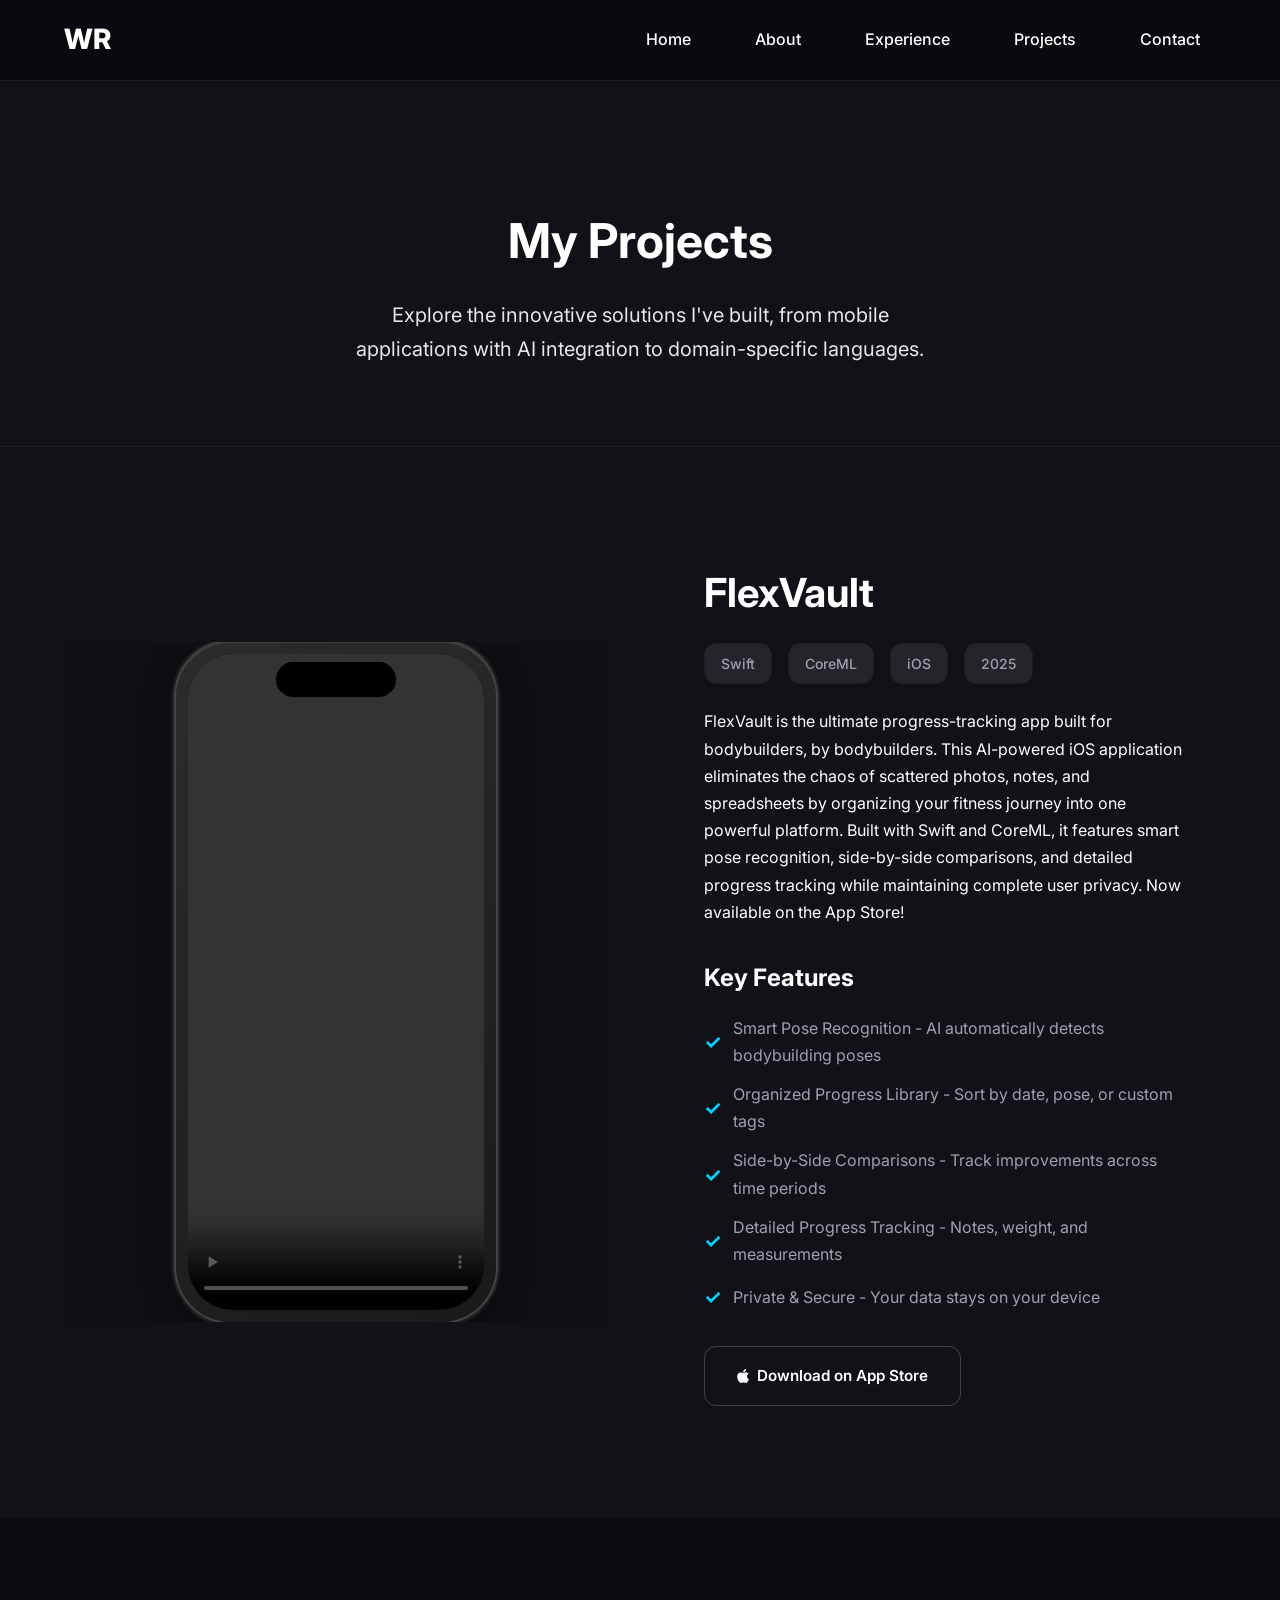
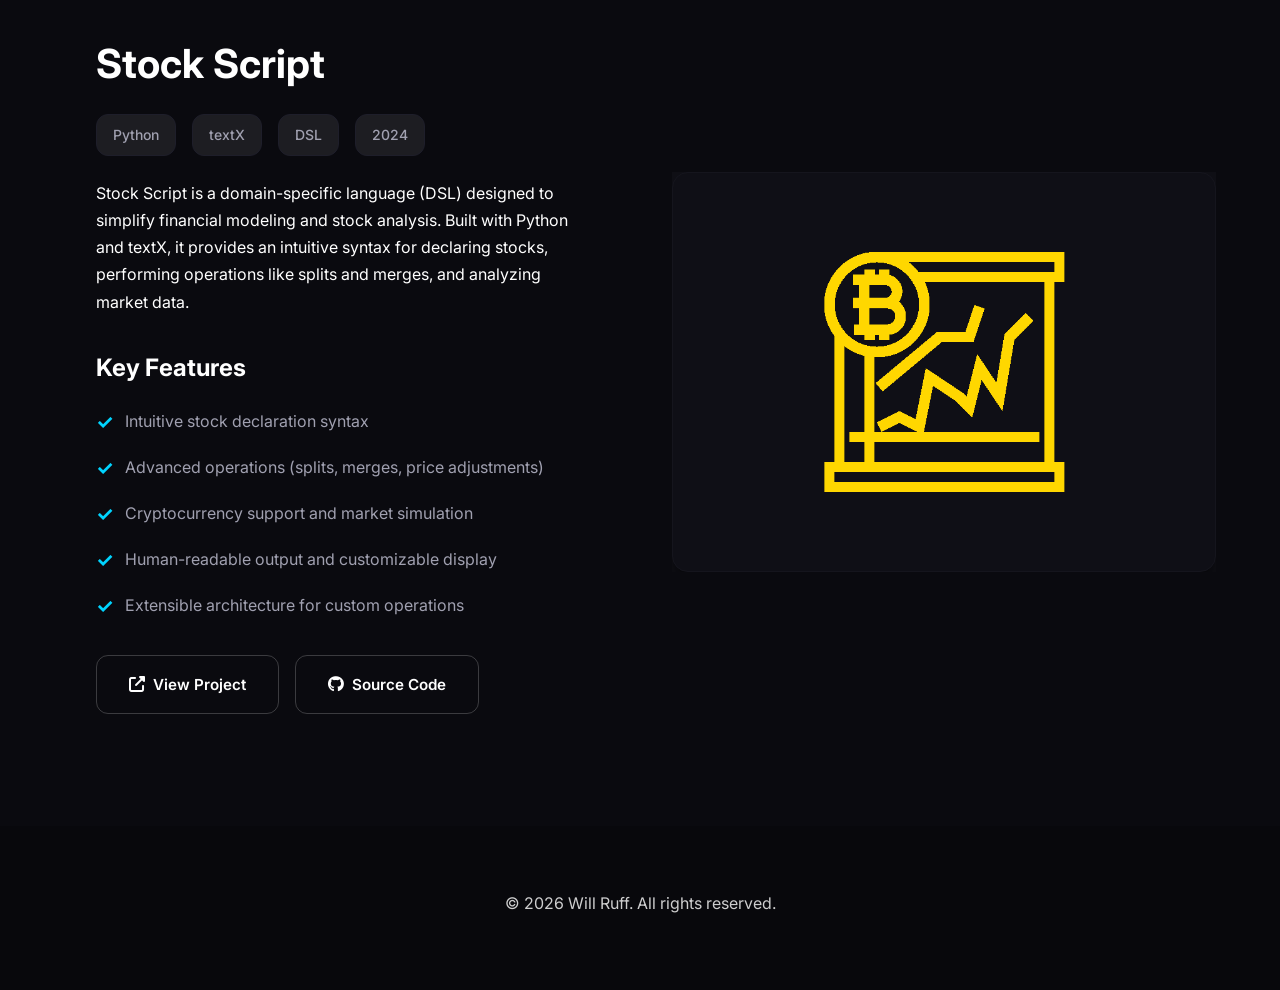
<file: projects/index.html>
<!DOCTYPE html>
<html lang="en">
<head>
    <meta charset="UTF-8">
    <meta name="viewport" content="width=device-width, initial-scale=1.0">
    <title>Projects - Will Ruff</title>
    <link rel="icon" type="image/svg+xml" href="../favicon.svg">
    <link rel="stylesheet" href="../styles.css">
    <link rel="stylesheet" href="projects.css">
    <link rel="preconnect" href="https://fonts.googleapis.com">
    <link rel="preconnect" href="https://fonts.gstatic.com" crossorigin>
    <link href="https://fonts.googleapis.com/css2?family=Inter:wght@300;400;500;600;700;800&display=swap" rel="stylesheet">
    <link rel="stylesheet" href="https://cdnjs.cloudflare.com/ajax/libs/font-awesome/6.4.0/css/all.min.css">
</head>
<body>
    <!-- Navigation -->
    <nav class="navbar">
        <div class="nav-container">
            <div class="nav-logo">
                <span class="logo-text">WR</span>
            </div>
            <div class="nav-menu" id="nav-menu">
                <a href="../index.html" class="nav-link">Home</a>
                <a href="../index.html#about" class="nav-link">About</a>
                <a href="../index.html#experience" class="nav-link">Experience</a>
                <a href="../index.html#projects" class="nav-link">Projects</a>
                <a href="../index.html#contact" class="nav-link">Contact</a>
            </div>
            <div class="nav-toggle" id="nav-toggle">
                <span class="bar"></span>
                <span class="bar"></span>
                <span class="bar"></span>
            </div>
        </div>
    </nav>

    <!-- Projects Hero -->
    <section class="projects-hero">
        <div class="container">
            <h1>My Projects</h1>
            <p>Explore the innovative solutions I've built, from mobile applications with AI integration to domain-specific languages.</p>
        </div>
    </section>

    <!-- FlexVault Project -->
    <section class="project-detail">
        <div class="project-container" id="flexvault">
            <div class="project-image">
                <div class="iphone-frame">
                    <div class="iphone-screen">
                        <video 
                            class="flexvault-video" 
                            poster="" 
                            muted 
                            loop
                            controls
                            preload="metadata"
                        >
                            <source src="FlexVault_Demo_optimized.mp4" type="video/mp4">
                            Your browser does not support the video tag.
                        </video>
                    </div>
                </div>
            </div>
            <div class="project-content">
                <h2>FlexVault</h2>
                <div class="project-meta">
                    <span class="meta-item">Swift</span>
                    <span class="meta-item">CoreML</span>
                    <span class="meta-item">iOS</span>
                    <span class="meta-item">2025</span>
                </div>
                <p>
                    FlexVault is the ultimate progress-tracking app built for bodybuilders, by bodybuilders. This 
                    AI-powered iOS application eliminates the chaos of scattered photos, notes, and spreadsheets by 
                    organizing your fitness journey into one powerful platform. Built with Swift and CoreML, it features 
                    smart pose recognition, side-by-side comparisons, and detailed progress tracking while maintaining 
                    complete user privacy. Now available on the App Store!
                </p>
                <div class="project-features">
                    <h3>Key Features</h3>
                    <ul class="features-list">
                        <li>Smart Pose Recognition - AI automatically detects bodybuilding poses</li>
                        <li>Organized Progress Library - Sort by date, pose, or custom tags</li>
                        <li>Side-by-Side Comparisons - Track improvements across time periods</li>
                        <li>Detailed Progress Tracking - Notes, weight, and measurements</li>
                        <li>Private & Secure - Your data stays on your device</li>
                    </ul>
                </div>
                <div class="project-links">
                    <a href="https://apps.apple.com/us/app/flexvault-ai/id6752039109" class="project-link" target="_blank">
                        <i class="fab fa-apple"></i>
                        Download on App Store
                    </a>
                </div>
            </div>
        </div>
    </section>

    <!-- Stock Script Project -->
    <section class="project-detail">
        <div class="project-container reverse" id="stockscript">
            <div class="project-image">
                <div class="project-image-placeholder">
                    <img src="../chart.png" alt="StockScript Chart" class="project-img">
                </div>
            </div>
            <div class="project-content">
                <h2>Stock Script</h2>
                <div class="project-meta">
                    <span class="meta-item">Python</span>
                    <span class="meta-item">textX</span>
                    <span class="meta-item">DSL</span>
                    <span class="meta-item">2024</span>
                </div>
                <p>
                    Stock Script is a domain-specific language (DSL) designed to simplify financial modeling and stock analysis. 
                    Built with Python and textX, it provides an intuitive syntax for declaring stocks, performing operations 
                    like splits and merges, and analyzing market data.
                </p>
                <div class="project-features">
                    <h3>Key Features</h3>
                    <ul class="features-list">
                        <li>Intuitive stock declaration syntax</li>
                        <li>Advanced operations (splits, merges, price adjustments)</li>
                        <li>Cryptocurrency support and market simulation</li>
                        <li>Human-readable output and customizable display</li>
                        <li>Extensible architecture for custom operations</li>
                    </ul>
                </div>
                <div class="project-links">
                    <a href="StockScript/" class="project-link" target="_blank">
                        <i class="fas fa-external-link-alt"></i>
                        View Project
                    </a>
                    <a href="https://github.com/willruff/StockScript" class="project-link secondary" target="_blank">
                        <i class="fab fa-github"></i>
                        Source Code
                    </a>
                </div>
            </div>
        </div>
    </section>


    <!-- Footer -->
    <footer class="footer">
        <div class="container">
            <div class="footer-content">
                <p>&copy; 2026 Will Ruff. All rights reserved.</p>
            </div>
        </div>
    </footer>

    <script src="../script.js"></script>
    <script>
        // Delay video autoplay by 2 seconds after page load
        document.addEventListener('DOMContentLoaded', function() {
            setTimeout(function() {
                const video = document.querySelector('.flexvault-video');
                if (video) {
                    video.play().catch(function(error) {
                        console.log('Video autoplay failed:', error);
                    });
                }
            }, 2000); // 2 second delay
        });
    </script>
</body>
</html>
</file>
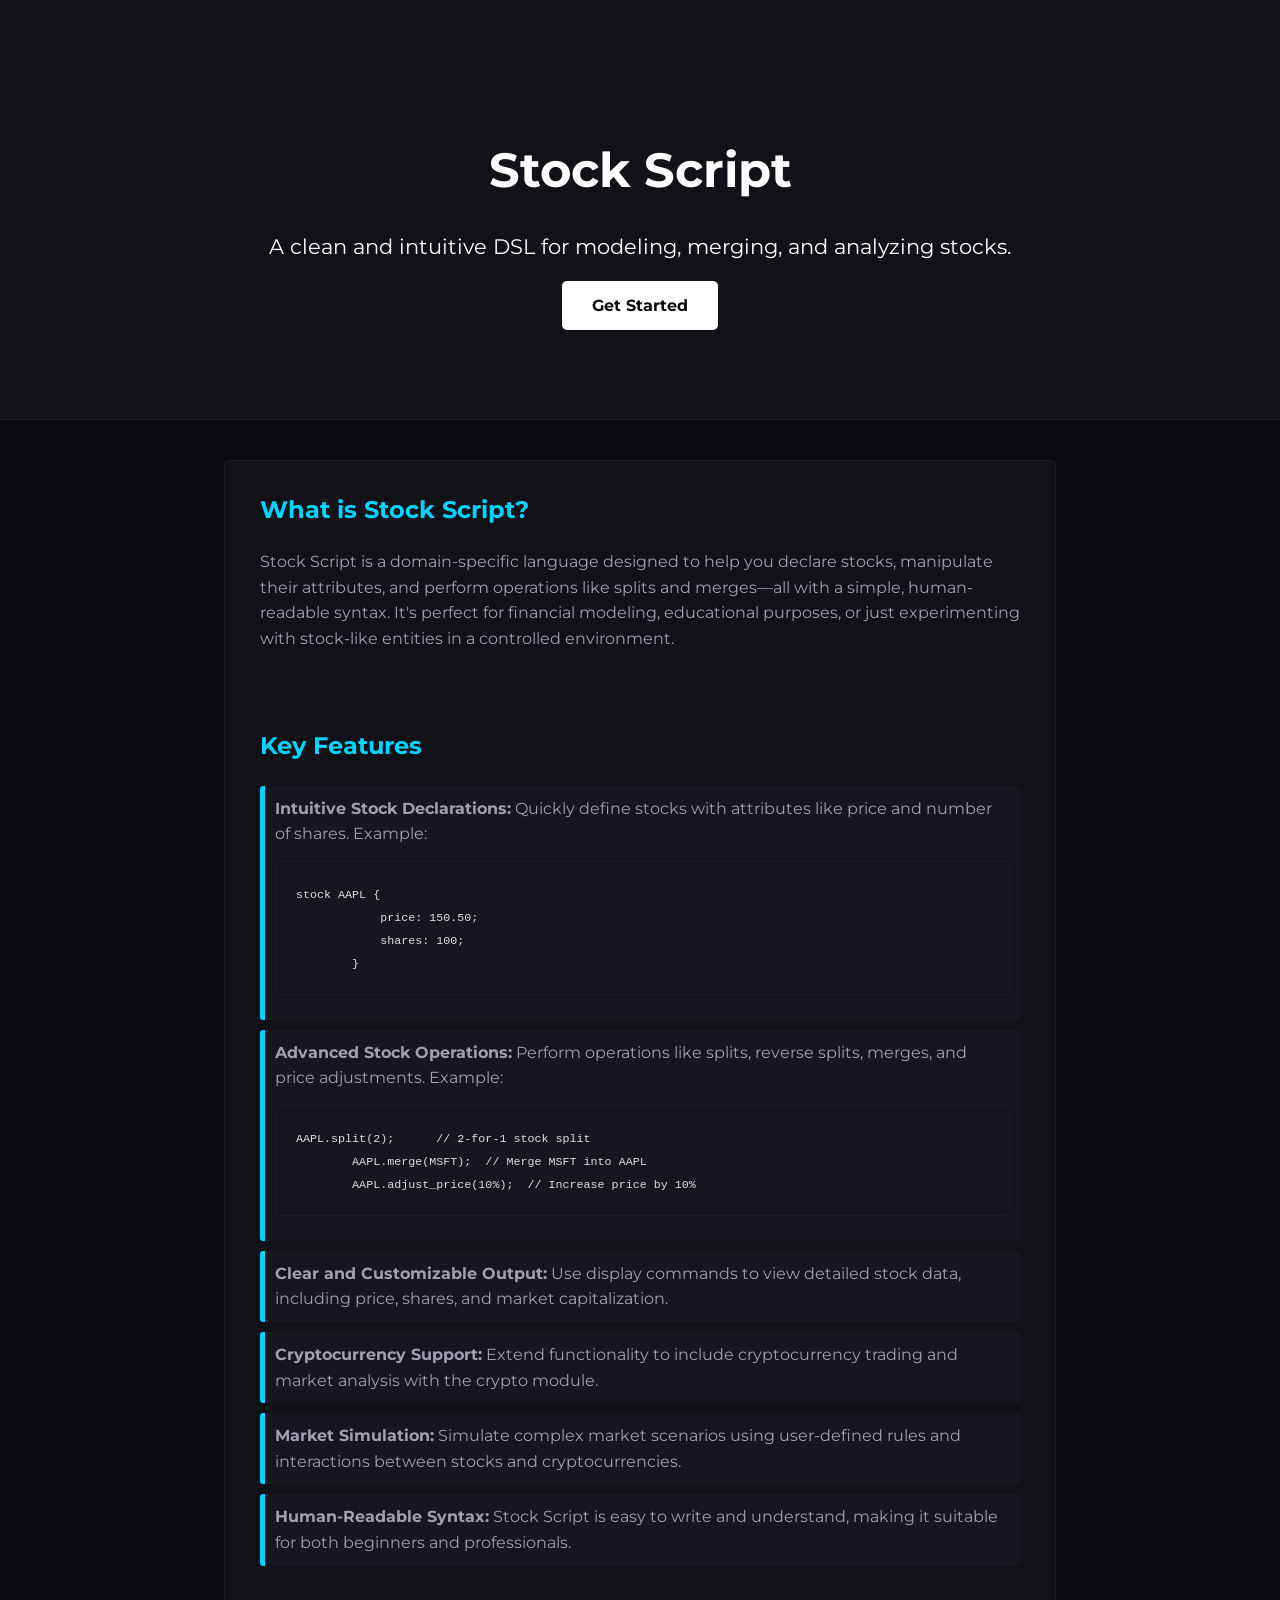
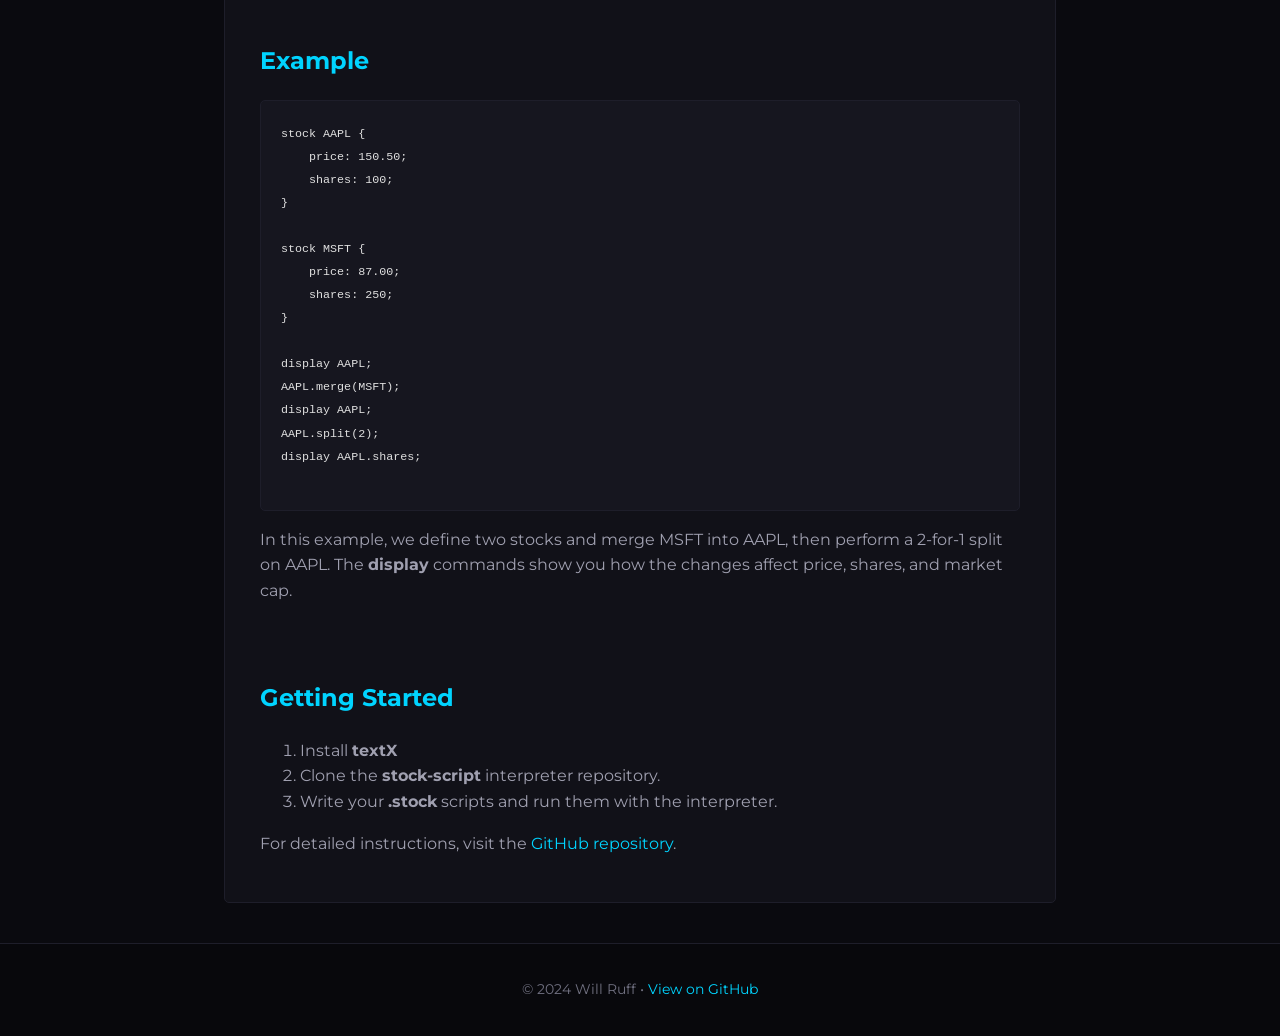
<file: projects/StockScript/index.html>
<!DOCTYPE html>
<html lang="en">
<head>
    <meta charset="UTF-8" />
    <meta name="description" content="A simple homepage for the Stock Script language." />
    <meta name="viewport" content="width=device-width, initial-scale=1.0" />
    <title>Stock Script</title>
    <link rel="icon" type="image/svg+xml" href="../../favicon.svg">
    <link rel="stylesheet" href="style.css" />
    <link rel="preconnect" href="https://fonts.googleapis.com">
    <link href="https://fonts.googleapis.com/css2?family=Montserrat:wght@400;700&family=Source+Code+Pro&display=swap" rel="stylesheet">
</head>
<body>
    <header>
        <div class="hero-content">
            <h1>Stock Script</h1>
            <p>A clean and intuitive DSL for modeling, merging, and analyzing stocks.</p>
            <a href="#getting-started" class="cta-button">Get Started</a>
        </div>
    </header>

    <main>
        <section id="intro">
            <h2>What is Stock Script?</h2>
            <p>Stock Script is a domain-specific language designed to help you declare stocks, manipulate their attributes, and perform operations like splits and merges—all with a simple, human-readable syntax. It's perfect for financial modeling, educational purposes, or just experimenting with stock-like entities in a controlled environment.</p>
        </section>

        <section id="features">
            <h2>Key Features</h2>
            <ul>
                <li><strong>Intuitive Stock Declarations:</strong> Quickly define stocks with attributes like price and number of shares. Example:
                    <pre><code>stock AAPL {
            price: 150.50;
            shares: 100;
        }</code></pre>
                </li>
                <li><strong>Advanced Stock Operations:</strong> Perform operations like splits, reverse splits, merges, and price adjustments. Example:
                    <pre><code>AAPL.split(2);      // 2-for-1 stock split
        AAPL.merge(MSFT);  // Merge MSFT into AAPL
        AAPL.adjust_price(10%);  // Increase price by 10%</code></pre>
                </li>
                <li><strong>Clear and Customizable Output:</strong> Use display commands to view detailed stock data, including price, shares, and market capitalization.</li>
                <li><strong>Cryptocurrency Support:</strong> Extend functionality to include cryptocurrency trading and market analysis with the crypto module.</li>
                <li><strong>Market Simulation:</strong> Simulate complex market scenarios using user-defined rules and interactions between stocks and cryptocurrencies.</li>
                <li><strong>Human-Readable Syntax:</strong> Stock Script is easy to write and understand, making it suitable for both beginners and professionals.</li>
            </ul>
        </section>

        <section id="example">
            <h2>Example</h2>
            <pre><code>stock AAPL {
    price: 150.50;
    shares: 100;
}

stock MSFT {
    price: 87.00;
    shares: 250;
}

display AAPL;
AAPL.merge(MSFT);
display AAPL;
AAPL.split(2);
display AAPL.shares;
            </code></pre>

            <p>In this example, we define two stocks and merge MSFT into AAPL, then perform a 2-for-1 split on AAPL. The <strong>display</strong> commands show you how the changes affect price, shares, and market cap.</p>
        </section>

        <section id="getting-started">
            <h2>Getting Started</h2>
            <ol>
                <li>Install <strong>textX</strong></li>
                <li>Clone the <strong>stock-script</strong> interpreter repository.</li>
                <li>Write your <strong>.stock</strong> scripts and run them with the interpreter.</li>
            </ol>
            <p>For detailed instructions, visit the <a href="https://github.com/willruff/StockScript" target="_blank">GitHub repository</a>.</p>
        </section>
    </main>

    <footer>
        <p>&copy; 2024 Will Ruff • <a href="https://github.com/willruff/StockScript" target="_blank">View on GitHub</a></p>
    </footer>
</body>
</html>
</file>
<file: styles.css>
/* Modern Portfolio Website Styles */

/* Reset and Base Styles */
* {
    margin: 0;
    padding: 0;
    box-sizing: border-box;
}

:root {
    /* Color System - Dark High-Tech */
    --primary: #ffffff;
    --primary-light: #e0e0e0;
    --primary-dark: #ffffff;
    --secondary: #00d4ff;
    --accent: #00d4ff;
    --text-primary: #ffffff;
    --text-secondary: #a0a0b0;
    --text-light: #707080;
    --bg-primary: #0a0a0f;
    --bg-secondary: #111118;
    --bg-tertiary: #16161f;
    --border: #1e1e2a;

    /* Shadows */
    --shadow-sm: 0 1px 2px 0 rgba(0, 0, 0, 0.3);
    --shadow-md: 0 4px 6px -1px rgba(0, 0, 0, 0.4), 0 2px 4px -2px rgba(0, 0, 0, 0.3);
    --shadow-lg: 0 10px 15px -3px rgba(0, 0, 0, 0.5), 0 4px 6px -4px rgba(0, 0, 0, 0.4);
    --shadow-xl: 0 20px 25px -5px rgba(0, 0, 0, 0.5), 0 8px 10px -6px rgba(0, 0, 0, 0.4);
    --shadow-2xl: 0 25px 50px -12px rgba(0, 0, 0, 0.6);
    
    /* Spacing */
    --space-1: 0.25rem;
    --space-2: 0.5rem;
    --space-3: 0.75rem;
    --space-4: 1rem;
    --space-5: 1.25rem;
    --space-6: 1.5rem;
    --space-8: 2rem;
    --space-10: 2.5rem;
    --space-12: 3rem;
    --space-16: 4rem;
    --space-20: 5rem;
    --space-24: 6rem;
    
    /* Border Radius */
    --radius-sm: 0.375rem;
    --radius-md: 0.5rem;
    --radius-lg: 0.75rem;
    --radius-xl: 1rem;
    --radius-2xl: 1.5rem;
    --radius-full: 9999px;
    
    /* Transitions */
    --transition: all 0.3s cubic-bezier(0.4, 0, 0.2, 1);
}

html {
    scroll-behavior: smooth;
}

body {
    font-family: 'Inter', -apple-system, BlinkMacSystemFont, 'Segoe UI', Roboto, sans-serif;
    line-height: 1.7;
    color: var(--text-primary);
    background: var(--bg-primary);
    overflow-x: hidden;
    -webkit-font-smoothing: antialiased;
    -moz-osx-font-smoothing: grayscale;
    width: 100%;
    max-width: 100vw;
}

.container {
    max-width: 1200px;
    margin: 0 auto;
    padding: 0 var(--space-6);
    width: 100%;
    box-sizing: border-box;
}

/* Navigation */
.navbar {
    position: fixed;
    top: 0;
    width: 100%;
    background: rgba(10, 10, 15, 0.85);
    backdrop-filter: blur(20px);
    -webkit-backdrop-filter: blur(20px);
    border-bottom: 1px solid var(--border);
    z-index: 1000;
    transition: var(--transition);
}

.navbar.scrolled {
    background: rgba(10, 10, 15, 0.95);
    box-shadow: var(--shadow-lg);
}

.nav-container {
    max-width: 1200px;
    margin: 0 auto;
    padding: 0 var(--space-6);
    display: flex;
    justify-content: space-between;
    align-items: center;
    height: 80px;
    width: 100%;
    box-sizing: border-box;
}

.nav-logo {
    font-size: 1.75rem;
    font-weight: 800;
}

.logo-text {
    color: #ffffff;
    -webkit-text-fill-color: #ffffff;
    transition: var(--transition);
}

.logo-text:hover {
    transform: scale(1.05);
}

.nav-menu {
    display: flex;
    gap: var(--space-8);
    align-items: center;
    list-style: none;
}

.nav-link {
    text-decoration: none;
    color: var(--text-primary);
    font-weight: 500;
    padding: var(--space-2) var(--space-4);
    border-radius: var(--radius-lg);
    transition: var(--transition);
    position: relative;
}

.nav-link:hover {
    color: var(--secondary);
    background: rgba(255, 255, 255, 0.05);
    transform: translateY(-1px);
}

.nav-toggle {
    display: none;
    flex-direction: column;
    cursor: pointer;
    padding: var(--space-2);
    border-radius: var(--radius-md);
    transition: var(--transition);
}

.nav-toggle:hover {
    background: var(--bg-secondary);
}

.bar {
    width: 25px;
    height: 3px;
    background: #ffffff;
    margin: 3px 0;
    border-radius: var(--radius-full);
    transition: var(--transition);
}

/* Hero Section */
.hero {
    min-height: 100vh;
    min-height: 100dvh; /* Dynamic viewport height for mobile browsers */
    display: flex;
    align-items: center;
    background: #0a0a0f;
    position: relative;
    overflow: hidden;
    padding-top: 80px; /* Account for fixed navbar */
}

.hero::before {
    content: '';
    position: absolute;
    top: 0;
    left: 0;
    right: 0;
    bottom: 0;
    background:
        radial-gradient(circle at 20% 80%, rgba(0, 212, 255, 0.04) 0%, transparent 50%),
        radial-gradient(circle at 80% 20%, rgba(255, 255, 255, 0.02) 0%, transparent 50%),
        radial-gradient(circle at 40% 40%, rgba(0, 212, 255, 0.03) 0%, transparent 50%);
    animation: float 20s ease-in-out infinite;
}

@keyframes float {
    0%, 100% { transform: translateY(0px) rotate(0deg); }
    33% { transform: translateY(-20px) rotate(1deg); }
    66% { transform: translateY(-10px) rotate(-1deg); }
}

.hero-container {
    max-width: 1200px;
    margin: 0 auto;
    padding: 0 var(--space-6);
    position: relative;
    z-index: 2;
    width: 100%;
    box-sizing: border-box;
}

.hero-content {
    display: grid;
    grid-template-columns: 1.2fr 0.8fr;
    gap: var(--space-16);
    align-items: center;
    min-height: 80vh;
}

.hero-text {
    color: white;
    animation: slideInLeft 1s ease-out;
}

@keyframes slideInLeft {
    from {
        opacity: 0;
        transform: translateX(-50px);
    }
    to {
        opacity: 1;
        transform: translateX(0);
    }
}

.greeting {
    display: block;
    font-size: 1.25rem;
    font-weight: 400;
    margin-bottom: var(--space-2);
    opacity: 0.9;
    animation: fadeInUp 1s ease-out 0.2s both;
}

.name {
    display: block;
    font-size: clamp(2.5rem, 5vw, 4rem);
    font-weight: 800;
    margin-bottom: var(--space-3);
    color: #ffffff;
    -webkit-text-fill-color: #ffffff;
    animation: fadeInUp 1s ease-out 0.4s both;
}

.title {
    display: block;
    font-size: 1.5rem;
    font-weight: 500;
    color: var(--text-secondary);
    margin-bottom: var(--space-8);
    animation: fadeInUp 1s ease-out 0.6s both;
}

@keyframes fadeInUp {
    from {
        opacity: 0;
        transform: translateY(30px);
    }
    to {
        opacity: 1;
        transform: translateY(0);
    }
}

.hero-description {
    font-size: 1.125rem;
    line-height: 1.8;
    margin-bottom: var(--space-10);
    opacity: 0.95;
    max-width: 500px;
    animation: fadeInUp 1s ease-out 0.8s both;
}

.hero-buttons {
    display: flex;
    gap: var(--space-4);
    flex-wrap: wrap;
    animation: fadeInUp 1s ease-out 1s both;
}

/* Button Styles */
.btn {
    display: inline-flex;
    align-items: center;
    gap: var(--space-2);
    padding: var(--space-4) var(--space-8);
    border-radius: var(--radius-xl);
    text-decoration: none;
    font-weight: 600;
    font-size: 1rem;
    transition: var(--transition);
    border: 2px solid transparent;
    cursor: pointer;
    position: relative;
    overflow: hidden;
}

.btn::before {
    content: '';
    position: absolute;
    top: 0;
    left: -100%;
    width: 100%;
    height: 100%;
    background: linear-gradient(90deg, transparent, rgba(255, 255, 255, 0.2), transparent);
    transition: left 0.5s;
}

.btn:hover::before {
    left: 100%;
}

.btn-primary {
    background: #ffffff;
    color: #0a0a0f;
    box-shadow: var(--shadow-lg);
}

.btn-primary:hover {
    transform: translateY(-3px);
    box-shadow: 0 0 30px rgba(255, 255, 255, 0.15);
    background: #e0e0e0;
}

.btn-secondary {
    background: transparent;
    color: white;
    border-color: rgba(255, 255, 255, 0.2);
    backdrop-filter: blur(10px);
}

.btn-secondary:hover {
    background: rgba(255, 255, 255, 0.05);
    border-color: rgba(255, 255, 255, 0.5);
    transform: translateY(-3px);
    box-shadow: 0 0 30px rgba(255, 255, 255, 0.05);
}

/* Hero Image */
.hero-image {
    display: flex;
    justify-content: center;
    align-items: center;
    animation: slideInRight 1s ease-out 0.5s both;
}

@keyframes slideInRight {
    from {
        opacity: 0;
        transform: translateX(50px);
    }
    to {
        opacity: 1;
        transform: translateX(0);
    }
}

.image-container {
    position: relative;
    width: 320px;
    max-width: 90vw;
    height: 320px;
    border-radius: 50%;
    overflow: hidden;
    box-shadow: var(--shadow-2xl);
    border: 2px solid rgba(255, 255, 255, 0.1);
    transition: var(--transition);
}

.image-container::before {
    content: '';
    position: absolute;
    top: -50%;
    left: -50%;
    width: 200%;
    height: 200%;
    background: conic-gradient(from 0deg, transparent, rgba(255, 255, 255, 0.1), transparent);
    animation: rotate 10s linear infinite;
    z-index: -1;
}

@keyframes rotate {
    from { transform: rotate(0deg); }
    to { transform: rotate(360deg); }
}

.image-container:hover {
    transform: scale(1.05);
    box-shadow: var(--shadow-2xl), 0 0 30px rgba(255, 255, 255, 0.05);
}

.profile-image {
    width: 100%;
    height: 100%;
    object-fit: cover;
    transition: var(--transition);
}

.image-container:hover .profile-image {
    transform: scale(1.1);
}

/* Scroll Indicator */
.scroll-indicator {
    position: absolute;
    bottom: var(--space-8);
    left: 50%;
    transform: translateX(-50%);
    animation: bounce 2s infinite;
    cursor: pointer;
}

.scroll-arrow {
    width: 24px;
    height: 24px;
    border-right: 3px solid rgba(255, 255, 255, 0.3);
    border-bottom: 3px solid rgba(255, 255, 255, 0.3);
    transform: rotate(45deg);
    border-radius: 2px;
}

@keyframes bounce {
    0%, 20%, 50%, 80%, 100% {
        transform: translateX(-50%) translateY(0);
    }
    40% {
        transform: translateX(-50%) translateY(-15px);
    }
    60% {
        transform: translateX(-50%) translateY(-8px);
    }
}

/* Section Styles */
section {
    padding: var(--space-24) 0;
    position: relative;
}

.section-header {
    text-align: center;
    margin-bottom: var(--space-16);
    opacity: 0;
    transform: translateY(30px);
    transition: var(--transition);
}

.section-header.animate {
    opacity: 1;
    transform: translateY(0);
}

.section-title {
    font-size: clamp(2rem, 4vw, 3rem);
    font-weight: 800;
    color: var(--text-primary);
    margin-bottom: var(--space-4);
    position: relative;
    display: inline-block;
}

.section-title::after {
    content: '';
    position: absolute;
    bottom: -var(--space-3);
    left: 50%;
    transform: translateX(-50%);
    width: 80px;
    height: 2px;
    background: var(--secondary);
    border-radius: var(--radius-full);
}

.section-subtitle {
    font-size: 1.25rem;
    color: var(--text-secondary);
    max-width: 600px;
    margin: 0 auto;
    line-height: 1.6;
}

/* About Section */
.about {
    background: var(--bg-secondary);
    position: relative;
}

.about::before {
    content: '';
    position: absolute;
    top: 0;
    left: 0;
    right: 0;
    bottom: 0;
    background:
        radial-gradient(circle at 10% 20%, rgba(0, 212, 255, 0.02) 0%, transparent 50%),
        radial-gradient(circle at 90% 80%, rgba(255, 255, 255, 0.01) 0%, transparent 50%);
}

.about-content {
    display: grid;
    grid-template-columns: 1.5fr 1fr;
    gap: var(--space-16);
    align-items: start;
    position: relative;
    z-index: 1;
}

.about-text {
    opacity: 0;
    transform: translateX(-30px);
    transition: var(--transition);
}

.about-text.animate {
    opacity: 1;
    transform: translateX(0);
}

.about-description {
    font-size: 1.125rem;
    line-height: 1.8;
    color: var(--text-secondary);
    margin-bottom: var(--space-8);
}

.skills {
    margin-top: var(--space-10);
}

.skills h3 {
    font-size: 1.75rem;
    font-weight: 700;
    margin-bottom: var(--space-6);
    color: var(--text-primary);
}

.skills-grid {
    display: grid;
    grid-template-columns: repeat(4, 1fr);
    gap: var(--space-4);
    grid-auto-rows: 1fr;
}

.skill-item {
    display: flex;
    flex-direction: column;
    align-items: center;
    justify-content: center;
    padding: var(--space-6);
    background: var(--bg-tertiary);
    border-radius: var(--radius-xl);
    box-shadow: var(--shadow-sm);
    transition: var(--transition);
    border: 1px solid var(--border);
    opacity: 0;
    transform: translateY(20px);
    min-height: 120px;
    text-align: center;
}

.skill-item.animate {
    opacity: 1;
    transform: translateY(0);
}

.skill-item:hover {
    transform: translateY(-8px);
    box-shadow: var(--shadow-xl);
    border-color: rgba(255, 255, 255, 0.1);
}

.skill-item i {
    font-size: 2.5rem;
    color: var(--secondary);
    margin-bottom: var(--space-3);
    transition: var(--transition);
}

.skill-item:hover i {
    transform: scale(1.1);
}

.skill-item span {
    font-weight: 600;
    color: var(--text-primary);
    font-size: 0.95rem;
}

.about-stats {
    display: flex;
    flex-direction: column;
    gap: var(--space-6);
    opacity: 0;
    transform: translateX(30px);
    transition: var(--transition);
}

.about-stats.animate {
    opacity: 1;
    transform: translateX(0);
}

.stat-item {
    text-align: center;
    padding: var(--space-8);
    background: var(--bg-tertiary);
    border-radius: var(--radius-2xl);
    box-shadow: var(--shadow-md);
    transition: var(--transition);
    border: 1px solid var(--border);
    position: relative;
    overflow: hidden;
}

.stat-item::before {
    content: '';
    position: absolute;
    top: 0;
    left: 0;
    right: 0;
    height: 2px;
    background: var(--secondary);
}

.stat-item:hover {
    transform: translateY(-5px) scale(1.02);
    box-shadow: var(--shadow-xl);
}

.stat-number {
    font-size: 3rem;
    font-weight: 800;
    color: #ffffff;
    -webkit-text-fill-color: #ffffff;
    margin-bottom: var(--space-2);
}

.stat-label {
    font-weight: 600;
    color: var(--text-secondary);
    font-size: 1rem;
}

/* Projects Section */
.projects-grid {
    display: grid;
    grid-template-columns: repeat(auto-fit, minmax(320px, 1fr));
    gap: var(--space-10);
    width: 100%;
}

.project-card {
    background: var(--bg-secondary);
    border-radius: var(--radius-2xl);
    overflow: hidden;
    box-shadow: var(--shadow-lg);
    transition: var(--transition);
    border: 1px solid var(--border);
    opacity: 0;
    transform: translateY(30px);
}

.project-card.animate {
    opacity: 1;
    transform: translateY(0);
}

.project-card:hover {
    transform: translateY(-15px) scale(1.02);
    box-shadow: var(--shadow-2xl);
}

.project-card-link {
    text-decoration: none;
    color: inherit;
    display: block;
    transition: var(--transition);
}

.project-card-link:hover {
    text-decoration: none;
    color: inherit;
}

.project-image {
    height: 240px;
    background: var(--bg-tertiary);
    position: relative;
    overflow: hidden;
}

.project-img {
    width: 80%;
    height: 80%;
    object-fit: contain;
    border-radius: var(--radius-lg) var(--radius-lg) 0 0;
    position: absolute;
    top: 50%;
    left: 50%;
    transform: translate(-50%, -50%);
}

/* Project icon removed - using images instead */

.project-image::before {
    content: '';
    position: absolute;
    top: 0;
    left: 0;
    right: 0;
    bottom: 0;
    background: rgba(0, 0, 0, 0.3);
}

/* Project overlay removed - no longer used */

/* Project overlay hover removed - no longer used */

/* Project links removed - no longer used since project cards are direct links */

.project-content {
    padding: var(--space-8);
}

.project-title {
    font-size: 1.75rem;
    font-weight: 700;
    margin-bottom: var(--space-4);
    color: var(--text-primary);
}

.project-description {
    color: var(--text-secondary);
    line-height: 1.7;
    margin-bottom: var(--space-6);
    font-size: 1rem;
}

.project-tech {
    display: flex;
    flex-wrap: wrap;
    gap: var(--space-2);
}

.tech-tag {
    padding: var(--space-2) var(--space-4);
    background: rgba(255, 255, 255, 0.05);
    color: var(--text-secondary);
    border-radius: var(--radius-full);
    font-size: 0.875rem;
    font-weight: 500;
    border: 1px solid var(--border);
    transition: var(--transition);
}

.tech-tag:hover {
    background: rgba(255, 255, 255, 0.1);
    color: #ffffff;
    transform: translateY(-2px);
}

/* Experience Section */
.experience {
    background: var(--bg-primary);
    position: relative;
}

.experience-timeline {
    max-width: 1000px;
    margin: 0 auto;
    position: relative;
}

.experience-timeline::before {
    content: '';
    position: absolute;
    left: 50%;
    top: 0;
    bottom: 0;
    width: 1px;
    background: linear-gradient(to bottom, var(--border), rgba(255, 255, 255, 0.1), var(--border));
    transform: translateX(-50%);
}

.experience-item {
    position: relative;
    margin-bottom: 3rem;
    opacity: 0;
    transform: translateY(30px);
    transition: var(--transition);
}

.experience-item.animate {
    opacity: 1;
    transform: translateY(0);
}

.experience-item:nth-child(odd) .experience-content {
    margin-right: 45%;
    padding-right: 2.5rem;
    text-align: left;
}

.experience-item:nth-child(even) .experience-content {
    margin-left: 45%;
    padding-left: 2.5rem;
    text-align: left;
}

.experience-content {
    background: var(--bg-secondary);
    padding: 2rem;
    border-radius: var(--radius-xl);
    box-shadow: var(--shadow-lg);
    border: 1px solid var(--border);
    position: relative;
    transition: var(--transition);
}

.experience-content:hover {
    transform: translateY(-5px);
    box-shadow: var(--shadow-xl);
}

.experience-content::before {
    content: '';
    position: absolute;
    top: 2rem;
    width: 0;
    height: 0;
    border: 10px solid transparent;
}

.experience-item:nth-child(odd) .experience-content::before {
    right: -20px;
    border-left-color: var(--bg-secondary);
}

.experience-item:nth-child(even) .experience-content::before {
    left: -20px;
    border-right-color: var(--bg-secondary);
}

.experience-header {
    margin-bottom: 1rem;
}

.experience-title {
    font-size: 1.5rem;
    font-weight: 700;
    color: var(--text-primary);
    margin-bottom: 0.5rem;
}

.experience-company {
    display: block;
    font-size: 1.1rem;
    font-weight: 600;
    color: var(--secondary);
    margin-bottom: 0.25rem;
}

.experience-date {
    display: block;
    font-size: 0.9rem;
    color: var(--text-secondary);
    font-weight: 500;
}

.experience-description {
    color: var(--text-secondary);
    line-height: 1.6;
    margin-bottom: 1.5rem;
    padding-left: 0;
    list-style: none;
}

.experience-description li {
    position: relative;
    padding-left: 1.5rem;
    margin-bottom: 0.5rem;
}

.experience-description li::before {
    content: '▶';
    color: var(--secondary);
    font-weight: bold;
    position: absolute;
    left: 0;
    top: 0;
    font-size: 0.8rem;
}

.experience-tech {
    display: flex;
    flex-wrap: wrap;
    gap: 0.5rem;
}

.tech-tag {
    background: rgba(255, 255, 255, 0.08);
    color: var(--text-secondary);
    padding: 0.25rem 0.75rem;
    border-radius: var(--radius-full);
    font-size: 0.8rem;
    font-weight: 500;
}

/* Experience Toggle Button */
.experience-toggle {
    display: none; /* Hidden on desktop */
    background: rgba(255, 255, 255, 0.1);
    color: white;
    border: 1px solid rgba(255, 255, 255, 0.15);
    padding: 0.5rem 1rem;
    border-radius: var(--radius-lg);
    font-size: 0.875rem;
    font-weight: 500;
    cursor: pointer;
    transition: var(--transition);
    margin-top: 1rem;
    align-self: flex-start;
}

.experience-toggle:hover {
    background: rgba(255, 255, 255, 0.15);
    transform: translateY(-1px);
}

.toggle-icon {
    margin-left: 0.5rem;
    transition: var(--transition);
}

.experience-toggle.expanded .toggle-icon {
    transform: rotate(180deg);
}

/* Mobile-specific experience behavior */
@media (max-width: 768px) {
    .experience-toggle {
        display: flex;
        align-items: center;
        gap: 0.5rem;
    }
    
    .experience-description,
    .experience-tech {
        display: none !important;
        opacity: 0;
        max-height: 0;
        overflow: hidden;
        transition: all 0.3s ease;
        margin: 0;
        padding: 0;
    }
    
    .experience-item.expanded .experience-description,
    .experience-item.expanded .experience-tech {
        display: block !important;
        opacity: 1;
        max-height: 1000px;
        margin-top: 1rem;
        padding: 0;
    }
    
    .experience-item.expanded .experience-description {
        display: block !important;
    }
    
    .experience-item.expanded .experience-tech {
        display: flex !important;
    }
}

/* Experience Timeline Dot - Removed to prevent overlap */

/* Contact Section */
.contact {
    background: var(--bg-secondary);
    position: relative;
}

.contact::before {
    content: '';
    position: absolute;
    top: 0;
    left: 0;
    right: 0;
    bottom: 0;
    background:
        radial-gradient(circle at 20% 20%, rgba(0, 212, 255, 0.02) 0%, transparent 50%),
        radial-gradient(circle at 80% 80%, rgba(255, 255, 255, 0.01) 0%, transparent 50%);
}

.contact-grid {
    display: grid;
    grid-template-columns: 1fr 1fr;
    gap: var(--space-4);
    position: relative;
    z-index: 1;
}

.contact-link {
    display: flex;
    align-items: center;
    gap: var(--space-6);
    padding: var(--space-6) var(--space-8);
    background: var(--bg-tertiary);
    border-radius: var(--radius-xl);
    text-decoration: none;
    color: var(--text-primary);
    box-shadow: var(--shadow-md);
    transition: var(--transition);
    border: 1px solid var(--border);
    opacity: 0;
    transform: translateY(20px);
}

.contact-link.animate {
    opacity: 1;
    transform: translateY(0);
}

.contact-link:hover {
    transform: translateY(-5px);
    box-shadow: var(--shadow-xl);
    color: var(--secondary);
    border-color: rgba(255, 255, 255, 0.1);
}

.contact-link i {
    font-size: 1.5rem;
    width: 24px;
    text-align: center;
    color: var(--secondary);
    transition: var(--transition);
}

.contact-link:hover i {
    transform: scale(1.2);
}

.contact-link span {
    font-weight: 600;
    font-size: 1.125rem;
}

/* Footer */
.footer {
    background: var(--text-primary);
    color: white;
    text-align: center;
    padding: var(--space-16) 0;
    position: relative;
}

.footer::before {
    content: '';
    position: absolute;
    top: 0;
    left: 0;
    right: 0;
    bottom: 0;
    background: #08080c;
}

.footer-content {
    position: relative;
    z-index: 1;
}

.footer-content p {
    margin-bottom: var(--space-2);
    opacity: 0.8;
    font-size: 1rem;
}


/* Responsive Design */
@media (max-width: 1024px) {
    
    .hero-content {
        grid-template-columns: 1fr;
        text-align: center;
        gap: var(--space-12);
    }
    
    .about-content {
        grid-template-columns: 1fr;
        gap: var(--space-12);
    }
    
    .contact-grid {
        grid-template-columns: 1fr;
        gap: var(--space-4);
    }
}

@media (max-width: 768px) {
    /* Global mobile constraints to prevent horizontal overflow */
    * {
        max-width: 100vw;
        box-sizing: border-box;
    }
    
    body {
        overflow-x: hidden;
        width: 100vw;
    }
    
    .nav-menu {
        position: fixed;
        left: -100%;
        top: 80px;
        flex-direction: column;
        background: rgba(10, 10, 15, 0.95);
        backdrop-filter: blur(20px);
        width: 100%;
        text-align: center;
        transition: var(--transition);
        box-shadow: var(--shadow-xl);
        padding: var(--space-8) 0;
        gap: var(--space-4);
        list-style: none;
    }

    .nav-menu.active {
        left: 0;
    }

    .nav-toggle {
        display: flex;
    }

    .nav-toggle.active .bar:nth-child(2) {
        opacity: 0;
    }

    .nav-toggle.active .bar:nth-child(1) {
        transform: translateY(8px) rotate(45deg);
    }

    .nav-toggle.active .bar:nth-child(3) {
        transform: translateY(-8px) rotate(-45deg);
    }

    .hero {
        padding-top: 100px; /* Extra padding for mobile browser UI */
        min-height: calc(100vh - 20px); /* Account for mobile browser bars */
        min-height: calc(100dvh - 20px); /* Dynamic viewport height */
        width: 100vw;
        overflow-x: hidden;
    }

    .hero-content {
        gap: var(--space-8);
        padding-top: var(--space-4); /* Additional top padding for mobile */
        width: 100%;
    }

    .hero-buttons {
        justify-content: center;
        width: 100%;
    }

    .about-stats {
        flex-direction: row;
        justify-content: space-around;
    }

    .projects-grid {
        grid-template-columns: 1fr;
        gap: var(--space-6);
        width: 100%;
    }

    .skills-grid {
        grid-template-columns: repeat(2, 1fr);
        grid-auto-rows: 1fr;
        gap: var(--space-3);
        width: 100%;
    }
    
    .skill-item {
        min-height: 100px;
        padding: var(--space-4);
        width: 100%;
    }
    
    .experience-timeline::before {
        left: 2rem;
    }
    
    .experience-item:nth-child(odd) .experience-content,
    .experience-item:nth-child(even) .experience-content {
        margin-left: 4rem;
        margin-right: 0;
        padding-left: 2.5rem;
        padding-right: 2.5rem;
        text-align: left;
        width: calc(100% - 4rem);
    }
    
    /* Timeline dots removed to prevent overlap */
    
    .experience-content::before {
        left: -20px;
        border-right-color: var(--bg-secondary);
        border-left-color: transparent;
    }

    .container {
        padding: 0 var(--space-4);
        width: 100%;
        max-width: 100vw;
    }
    
    section {
        padding: var(--space-16) 0;
        width: 100%;
        overflow-x: hidden;
    }
    
    .about-content {
        gap: var(--space-8);
        width: 100%;
    }
    
    .contact-grid {
        gap: var(--space-3);
        width: 100%;
    }
}

@media (max-width: 480px) {
    .hero {
        padding-top: 120px; /* Extra padding for small mobile screens */
        min-height: calc(100vh - 40px); /* More space for browser UI */
        min-height: calc(100dvh - 40px); /* Dynamic viewport height */
    }

    .hero-content {
        padding-top: var(--space-6); /* More top padding for small screens */
    }

    .hero-buttons {
        flex-direction: column;
        align-items: center;
        width: 100%;
    }

    .btn {
        width: 100%;
        max-width: 280px;
        justify-content: center;
    }

    .about-stats {
        flex-direction: column;
    }

    .image-container {
        width: 280px;
        max-width: 85vw;
        height: 280px;
    }
    
    .nav-container {
        padding: 0 var(--space-4);
    }
    
    .container {
        padding: 0 var(--space-3);
    }
    
    .projects-grid {
        grid-template-columns: 1fr;
        gap: var(--space-4);
    }
    
    .skills-grid {
        grid-template-columns: repeat(2, 1fr);
        gap: var(--space-2);
        width: 100%;
    }
    
    .skill-item {
        min-height: 80px;
        padding: var(--space-3);
    }
    
    .experience-item:nth-child(odd) .experience-content,
    .experience-item:nth-child(even) .experience-content {
        margin-left: 3rem;
        padding-left: 1.5rem;
        padding-right: 1.5rem;
    }
    
    .experience-timeline::before {
        left: 1.5rem;
    }
    
    .experience-content::before {
        left: -15px;
    }
}

@media (max-width: 360px) {
    .hero {
        padding-top: 140px; /* Maximum padding for very small screens */
        min-height: calc(100vh - 60px); /* Maximum space for browser UI */
        min-height: calc(100dvh - 60px); /* Dynamic viewport height */
    }

    .hero-content {
        padding-top: var(--space-8); /* Maximum top padding for very small screens */
    }

    .container {
        padding: 0 var(--space-2);
    }
    
    .nav-container {
        padding: 0 var(--space-2);
    }
    
    .hero-container {
        padding: 0 var(--space-2);
    }
    
    .image-container {
        width: 240px;
        max-width: 80vw;
        height: 240px;
    }
    
    .skills-grid {
        grid-template-columns: repeat(2, 1fr);
        gap: var(--space-1);
        width: 100%;
    }
    
    .btn {
        padding: var(--space-3) var(--space-6);
        font-size: 0.9rem;
    }
    
    .section-title {
        font-size: 1.75rem;
    }
    
    .project-title {
        font-size: 1.5rem;
    }
    
    .experience-title {
        font-size: 1.25rem;
    }
}
</file>
<file: projects/projects.css>
/* Projects Page Styles */

/* Projects Hero Section */
.projects-hero {
    background: var(--bg-secondary);
    color: white;
    text-align: center;
    padding: 120px 0 80px;
    margin-top: 80px; /* Account for fixed navbar */
    border-bottom: 1px solid var(--border);
}

.projects-hero h1 {
    font-size: 3rem;
    margin-bottom: 1rem;
    font-weight: 700;
}

.projects-hero p {
    font-size: 1.25rem;
    opacity: 0.9;
    max-width: 600px;
    margin: 0 auto;
}

/* Project Detail Sections */
.project-detail {
    padding: 80px 0;
}

.project-detail:nth-child(even) {
    background: var(--bg-secondary);
}

.project-container {
    max-width: 1200px;
    margin: 0 auto;
    padding: 0 var(--space-6);
    display: grid;
    grid-template-columns: 1fr 1fr;
    gap: 4rem;
    align-items: center;
    width: 100%;
    box-sizing: border-box;
}

.project-container.reverse {
    direction: rtl;
}

.project-container.reverse > * {
    direction: ltr;
}

.project-content h2 {
    font-size: 2.5rem;
    margin-bottom: 1rem;
    color: var(--text-primary);
}

.project-meta {
    display: flex;
    gap: 1rem;
    margin-bottom: 1.5rem;
    flex-wrap: wrap;
}

.meta-item {
    background: rgba(255, 255, 255, 0.08);
    color: var(--text-secondary);
    padding: 0.5rem 1rem;
    border-radius: var(--radius-lg);
    font-size: 0.875rem;
    font-weight: 500;
    border: 1px solid var(--border);
}

.project-features {
    margin: 2rem 0;
}

.project-features h3 {
    font-size: 1.5rem;
    margin-bottom: 1rem;
    color: var(--text-primary);
}

.features-list {
    list-style: none;
    padding: 0;
}

.features-list li {
    display: flex;
    align-items: center;
    gap: 0.75rem;
    margin-bottom: 0.75rem;
    color: var(--text-secondary);
}

.features-list li::before {
    content: '✓';
    color: var(--secondary);
    font-weight: bold;
    font-size: 1.25rem;
}

/* Project Images and Videos */
.project-image {
    display: flex;
    align-items: center;
    justify-content: center;
    width: 100%;
    height: auto;
}

.project-image-placeholder {
    height: 400px;
    background: var(--bg-tertiary);
    display: flex;
    align-items: center;
    justify-content: center;
    color: var(--text-secondary);
    font-size: 4rem;
    border-radius: var(--radius-xl);
    box-shadow: var(--shadow-xl);
    width: 100%;
    border: 1px solid var(--border);
}

/* iPhone 16 Frame Container */
.iphone-frame {
    position: relative;
    width: 320px;
    height: 680px;
    background: linear-gradient(145deg, #2c2c2c, #1a1a1a);
    border-radius: 55px;
    padding: 12px;
    box-shadow: 
        0 0 0 2px #444,
        0 0 0 4px #222,
        0 0 0 6px #111,
        0 8px 32px rgba(0, 0, 0, 0.6),
        inset 0 1px 0 rgba(255, 255, 255, 0.1);
    margin: 0 auto;
    display: flex;
    flex-direction: column;
    align-items: center;
    justify-content: center;
    max-width: 100%;
    box-sizing: border-box;
}

/* iPhone 16 Dynamic Island */
.iphone-frame::before {
    content: '';
    position: absolute;
    top: 20px;
    left: 50%;
    transform: translateX(-50%);
    width: 120px;
    height: 35px;
    background: #000;
    border-radius: 20px;
    z-index: 10;
    box-shadow: inset 0 2px 8px rgba(0, 0, 0, 0.8);
}

/* Remove home button for iPhone 16 */
.iphone-frame::after {
    display: none;
}

/* iPhone 16 Screen Area */
.iphone-screen {
    width: 100%;
    height: 100%;
    background: #000;
    border-radius: 45px;
    overflow: hidden;
    position: relative;
}

/* Project Images */
.project-img {
    width: 80%;
    height: 80%;
    object-fit: contain;
    border-radius: var(--radius-lg) var(--radius-lg) 0 0;
    position: absolute;
    top: 50%;
    left: 50%;
    transform: translate(-50%, -50%);
}

/* FlexVault Video - Phone Screen Recording */
.flexvault-video {
    width: 100%;
    height: 100%;
    object-fit: cover;
    background: #000;
    transition: var(--transition);
    display: block;
    border-radius: 0;
    cursor: pointer;
}

/* Hide specific video controls but keep progress bar */
.flexvault-video::-webkit-media-controls-volume-slider {
    display: none !important;
}

.flexvault-video::-webkit-media-controls-mute-button {
    display: none !important;
}

.flexvault-video::-webkit-media-controls-current-time-display {
    display: none !important;
}

.flexvault-video::-webkit-media-controls-time-remaining-display {
    display: none !important;
}

.flexvault-video::-webkit-media-controls-fullscreen-button {
    display: none !important;
}

/* Project Links */
.project-links {
    display: flex;
    gap: 1rem;
    margin-top: 2rem;
    flex-wrap: wrap;
}

.project-link {
    display: inline-flex;
    align-items: center;
    justify-content: center;
    gap: 0.5rem;
    padding: 1rem 2rem;
    background: transparent;
    color: #ffffff;
    text-decoration: none;
    border-radius: var(--radius-lg);
    font-weight: 600;
    font-size: 0.95rem;
    transition: var(--transition);
    border: 1px solid rgba(255, 255, 255, 0.2);
    min-width: fit-content;
    white-space: nowrap;
}

.project-link:hover {
    background: rgba(255, 255, 255, 0.05);
    color: white;
    transform: translateY(-2px);
    border-color: rgba(255, 255, 255, 0.4);
    box-shadow: var(--shadow-lg);
}

.project-link.secondary {
    background: transparent;
    color: #ffffff;
    border-color: rgba(255, 255, 255, 0.2);
}

.project-link.secondary:hover {
    background: rgba(255, 255, 255, 0.05);
    color: white;
    border-color: rgba(255, 255, 255, 0.4);
}

.project-link i {
    font-size: 1rem;
}

/* iPhone screen container */
.iphone-screen {
    position: relative;
}

.flexvault-video:hover {
    transform: scale(1.02);
    box-shadow: var(--shadow-2xl);
}

/* General Project Video */
.project-video {
    width: 100%;
    height: 400px;
    border-radius: var(--radius-xl);
    box-shadow: var(--shadow-xl);
    object-fit: cover;
    background: #000;
    transition: var(--transition);
    margin: 0 auto;
    display: block;
}

.project-video:hover {
    transform: scale(1.02);
    box-shadow: var(--shadow-2xl);
}

/* Back to Home Button - Removed, using navbar instead */

/* Responsive Design */
@media (max-width: 1024px) {
    .project-container {
        grid-template-columns: 1fr;
        gap: 2rem;
    }
    
    .projects-hero h1 {
        font-size: 2rem;
    }
    
    .project-content h2 {
        font-size: 2rem;
    }
    
    /* Back to home button removed - using navbar */
    
    .iphone-frame {
        width: 280px;
        height: 595px;
        padding: 10px;
    }
    
    .iphone-frame::before {
        width: 100px;
        height: 30px;
        top: 18px;
        border-radius: 18px;
    }
    
    .project-video {
        height: 350px;
    }
    
    .project-links {
        gap: 0.75rem;
        margin-top: 1.5rem;
    }
    
    .project-link {
        padding: 0.875rem 1.5rem;
        font-size: 0.9rem;
    }
}

@media (max-width: 768px) {
    /* Global mobile constraints for projects page */
    * {
        max-width: 100vw;
        box-sizing: border-box;
    }
    
    body {
        overflow-x: hidden;
        width: 100vw;
    }
    
    .projects-hero {
        padding: 100px 0 60px;
        width: 100vw;
        overflow-x: hidden;
        margin-top: 80px; /* Account for fixed navbar on mobile */
    }
    
    .projects-hero h1 {
        font-size: 1.75rem;
    }
    
    .projects-hero p {
        font-size: 1rem;
    }
    
    .project-detail {
        padding: 60px 0;
        width: 100vw;
        overflow-x: hidden;
    }
    
    .project-container {
        padding: 0 var(--space-4);
        gap: 1.5rem;
        grid-template-columns: 1fr;
        width: 100%;
        max-width: 100vw;
    }
    
    .project-content {
        width: 100%;
    }
    
    .project-content h2 {
        font-size: 1.75rem;
    }
    
    .project-meta {
        gap: 0.5rem;
        width: 100%;
    }
    
    .meta-item {
        padding: 0.375rem 0.75rem;
        font-size: 0.8rem;
    }
    
    .project-features h3 {
        font-size: 1.25rem;
    }
    
    .project-image {
        width: 100%;
    }
    
    .project-image-placeholder {
        height: 300px;
        font-size: 3rem;
        width: 100%;
    }
    
    /* Back to home button removed - using navbar */
    
    .iphone-frame {
        width: 240px;
        height: 510px;
        padding: 8px;
        max-width: 90vw;
    }
    
    .iphone-frame::before {
        width: 80px;
        height: 25px;
        top: 15px;
        border-radius: 15px;
    }
    
    .project-video {
        height: 300px;
        width: 100%;
    }
    
    .project-links {
        flex-direction: column;
        gap: 0.75rem;
        margin-top: 1.5rem;
        width: 100%;
    }
    
    .project-link {
        padding: 1rem 1.5rem;
        font-size: 0.9rem;
        justify-content: center;
        width: 100%;
    }
}

@media (max-width: 480px) {
    .project-container {
        padding: 0 var(--space-3);
        gap: 1rem;
    }
    
    .projects-hero {
        padding: 80px 0 40px;
    }
    
    .projects-hero h1 {
        font-size: 1.5rem;
    }
    
    .project-content h2 {
        font-size: 1.5rem;
    }
    
    .iphone-frame {
        width: 200px;
        height: 425px;
        padding: 6px;
        max-width: 85vw;
    }
    
    .iphone-frame::before {
        width: 70px;
        height: 20px;
        top: 12px;
        border-radius: 12px;
    }
    
    .project-image-placeholder {
        height: 250px;
        font-size: 2.5rem;
    }
    
    .project-video {
        height: 250px;
    }
    
    .project-links {
        gap: 0.5rem;
        margin-top: 1rem;
    }
    
    .project-link {
        padding: 0.875rem 1.25rem;
        font-size: 0.85rem;
    }
}

@media (max-width: 360px) {
    .project-container {
        padding: 0 var(--space-2);
    }
    
    .projects-hero h1 {
        font-size: 1.25rem;
    }
    
    .project-content h2 {
        font-size: 1.25rem;
    }
    
    .iphone-frame {
        width: 180px;
        height: 382px;
        padding: 5px;
        max-width: 80vw;
    }
    
    .iphone-frame::before {
        width: 60px;
        height: 18px;
        top: 10px;
        border-radius: 10px;
    }
    
    .project-image-placeholder {
        height: 200px;
        font-size: 2rem;
    }
    
    .project-video {
        height: 200px;
    }
}
</file>
<file: projects/StockScript/style.css>
body {
    margin: 0;
    padding: 0;
    font-family: 'Montserrat', sans-serif;
    line-height: 1.6;
    background: #0a0a0f;
    color: #a0a0b0;
}

header {
    background: #111118;
    color: #fff;
    text-align: center;
    padding: 100px 20px;
    position: relative;
    overflow: hidden;
    border-bottom: 1px solid #1e1e2a;
}

header .hero-content {
    max-width: 800px;
    margin: 0 auto;
    position: relative;
    z-index: 2;
}

header h1 {
    font-size: 3em;
    margin-bottom: 20px;
    font-weight: 700;
}

header p {
    font-size: 1.3em;
    margin-bottom: 30px;
}

header .cta-button {
    background: #fff;
    color: #0a0a0f;
    padding: 15px 30px;
    text-decoration: none;
    font-weight: 700;
    border-radius: 5px;
    transition: background 0.3s ease;
}

header .cta-button:hover {
    background: #e0e0e0;
}

main {
    max-width: 800px;
    margin: 40px auto;
    padding: 0 15px;
    background: #111118;
    border-radius: 5px;
    border: 1px solid #1e1e2a;
}

main section {
    padding: 30px 20px;
}

main h2 {
    margin-top: 0;
    font-weight: 700;
    color: #00d4ff;
}

ul {
    list-style-type: none;
    padding: 0;
}

ul li {
    margin-bottom: 10px;
    background: #16161f;
    border-left: 5px solid #00d4ff;
    padding: 10px;
    border-radius: 3px;
}

pre {
    background: #16161f;
    color: #e0e0e0;
    padding: 20px;
    overflow-x: auto;
    border-radius: 5px;
    font-family: 'Source Code Pro', monospace;
    font-size: 0.9em;
    border: 1px solid #1e1e2a;
}

code {
    color: #e0e0e0;
}

a {
    color: #00d4ff;
    text-decoration: none;
}

a:hover {
    text-decoration: underline;
}

footer {
    text-align: center;
    padding: 20px;
    font-size: 0.9em;
    color: #707080;
    background: #08080c;
    margin-top: 40px;
    border-top: 1px solid #1e1e2a;
}
</file>
